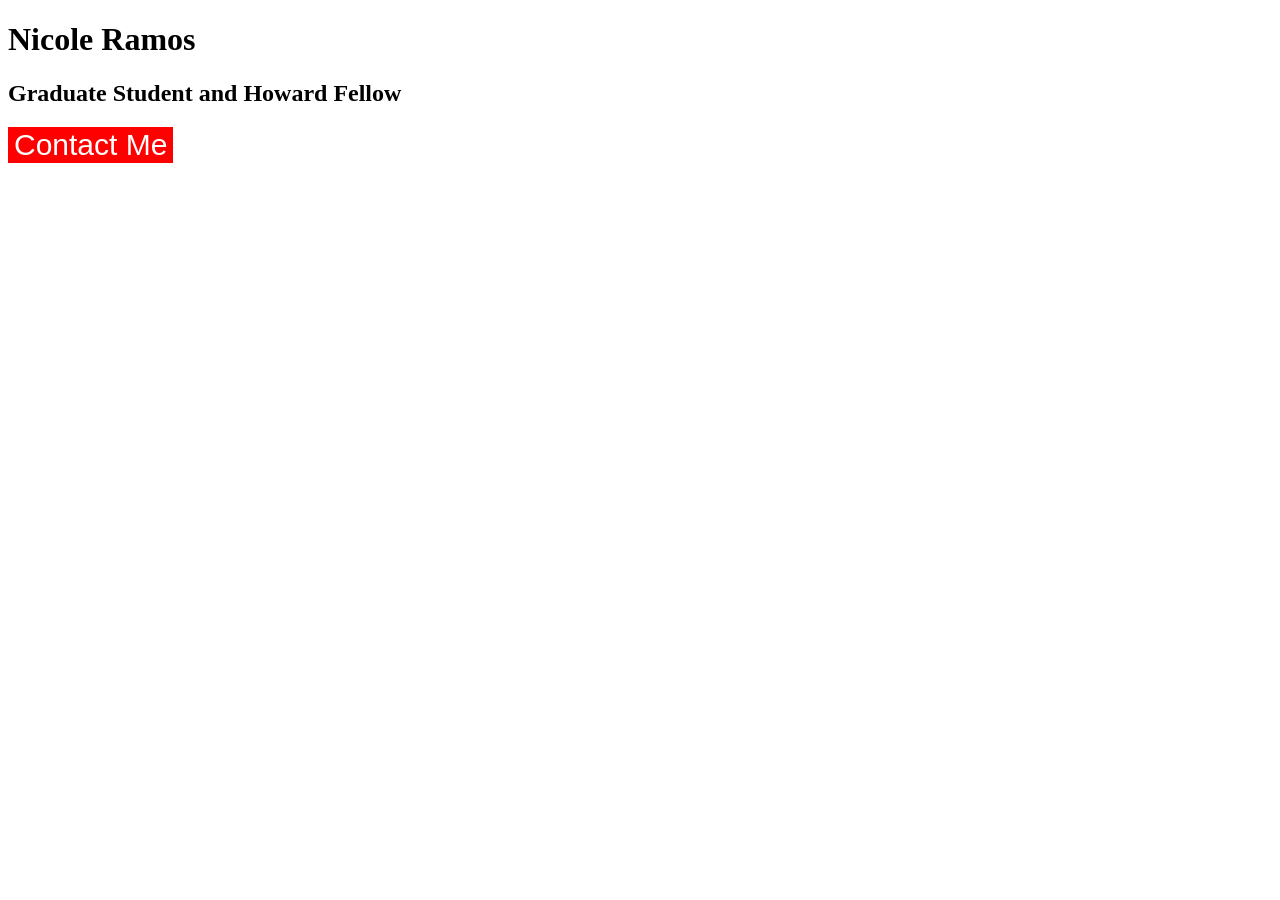
<file: button-assignment/index.html>
<!doctype html>
<html lang="en">
    <head>
        <title>Nicole Ramos Button</title>
        <link href="style.css" rel="stylesheet" />
    </head>

    <body>
        <h1>Nicole Ramos</h1>
        <h2>Graduate Student and Howard Fellow</h2>
        <button class="red-button">Contact Me</button>
    </body>
</html>
</file>
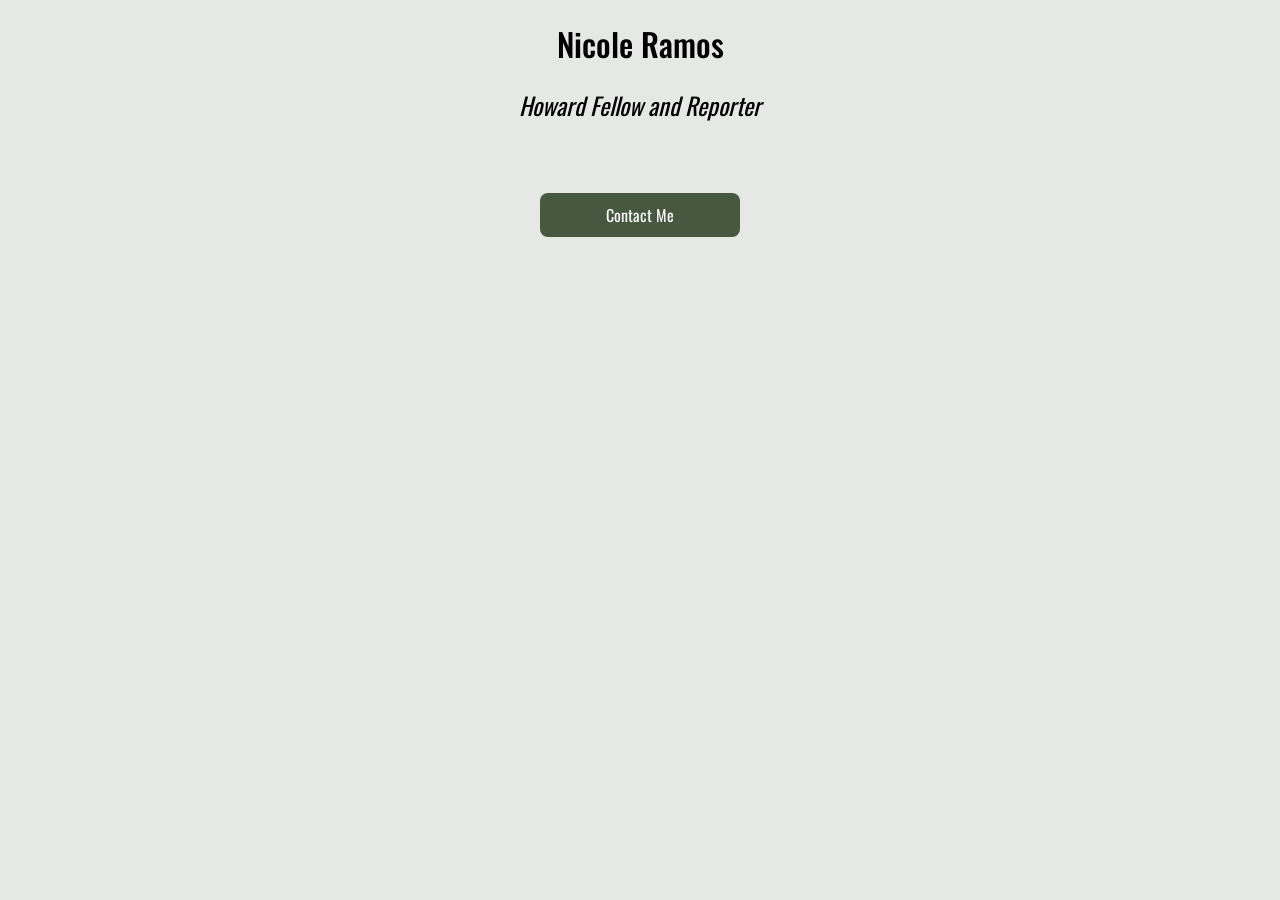
<file: contact-button-assignment/index.html>
<!doctype html>

<html lang="en">
    <head>
        <style>
            @import url("https://fonts.googleapis.com/css2?family=Oswald:wght@200..700&display=swap");
        </style>
        <link href="style.css" rel="stylesheet" />
        <title>Nicole Ramos Button</title>
    </head>

    <body>
        <h1>Nicole Ramos</h1>
        <h2>Howard Fellow and Reporter</h2>
        <button class="contact-button">Contact Me</button>
    </body>
</html>
</file>
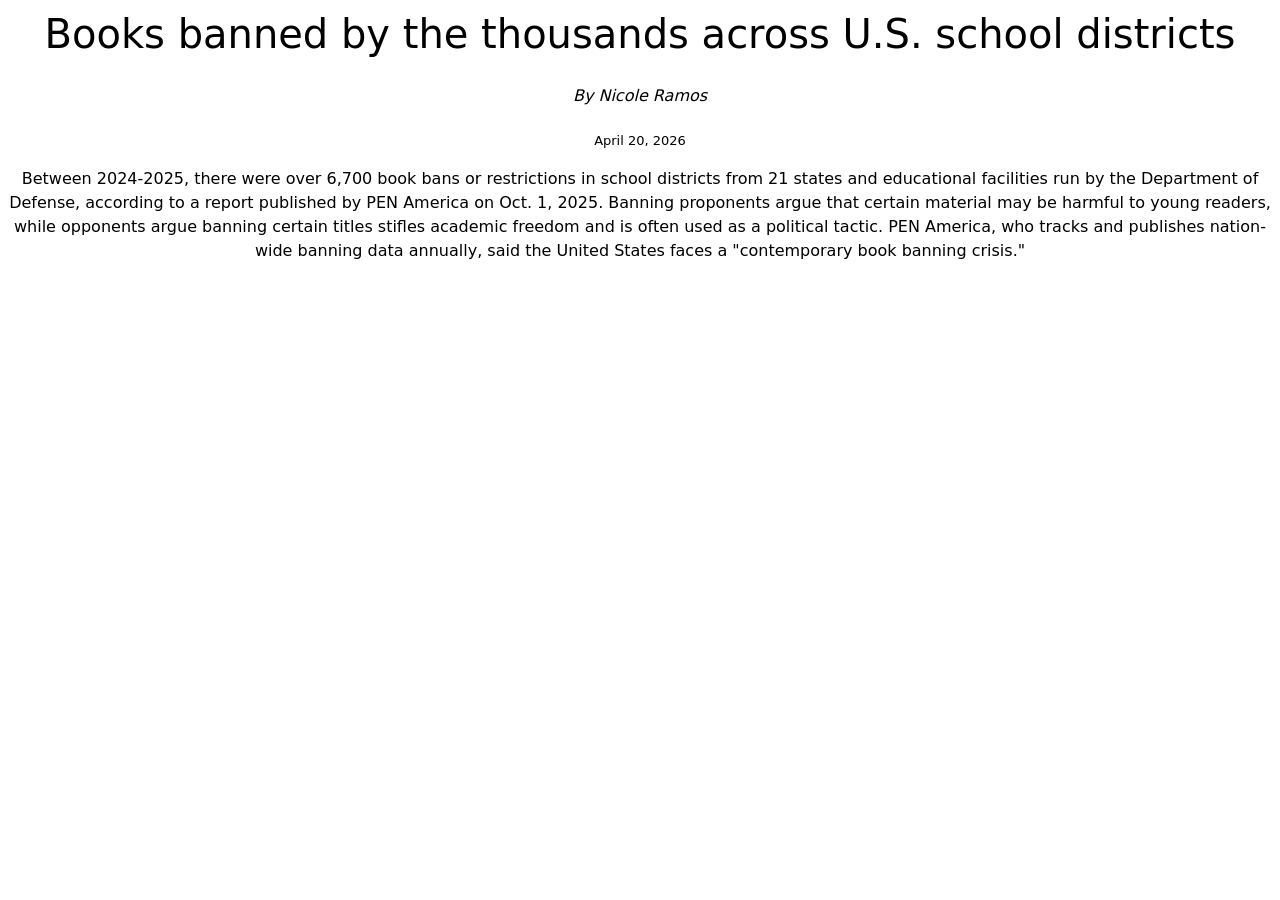
<file: data-viz-project/index.html>
<!doctype html>
<html lang="en">
    <head>
        <title>Nicole Ramos' Data Story</title>

        <meta charset="utf-8" />

        <meta name="viewport" content="width=device-width, initial-scale=1, shrink-to-fit=no" />

        <!-- Bootstrap CSS -->

        <link
            href="https://cdn.jsdelivr.net/npm/bootstrap@5.3.8/dist/css/bootstrap.min.css"
            rel="stylesheet"
            integrity="sha384-sRIl4kxILFvY47J16cr9ZwB07vP4J8+LH7qKQnuqkuIAvNWLzeN8tE5YBujZqJLB"
            crossorigin="anonymous" />

        <link href="style.css" rel="stylesheet" />
    </head>

    <body>
        <div id="article">
            <h1>Books banned by the thousands across U.S. school districts</h1>

            <h3 id="byline">By Nicole Ramos</h3>

            <h4 id="date">April 20, 2026</h4>

            <p>
                Between 2024-2025, there were over 6,700 book bans or restrictions in school districts from 21 states
                and educational facilities run by the Department of Defense, according to a report published by PEN
                America on Oct. 1, 2025. Banning proponents argue that certain material may be harmful to young readers,
                while opponents argue banning certain titles stifles academic freedom and is often used as a political
                tactic. PEN America, who tracks and publishes nation-wide banning data annually, said the United States
                faces a "contemporary book banning crisis."
            </p>

            <!--Map-->
            <div id="map" class="flourish-embed flourish-chart" data-src="visualisation/28543578">
                <script src="https://public.flourish.studio/resources/embed.js"></script>
                <noscript
                    ><img
                        src="https://public.flourish.studio/visualisation/28543578/thumbnail"
                        width="100%"
                        alt="visualization"
                /></noscript>
            </div>
            <!--chart-->
            <div id="chart" class="flourish-embed flourish-chart" data-src="visualisation/28543119">
                <script src="https://public.flourish.studio/resources/embed.js"></script>
                <noscript
                    ><img
                        src="https://public.flourish.studio/visualisation/28543119/thumbnail"
                        width="100%"
                        alt="visualization"
                /></noscript>
            </div>
        </div>
    </body>
</html>
</file>
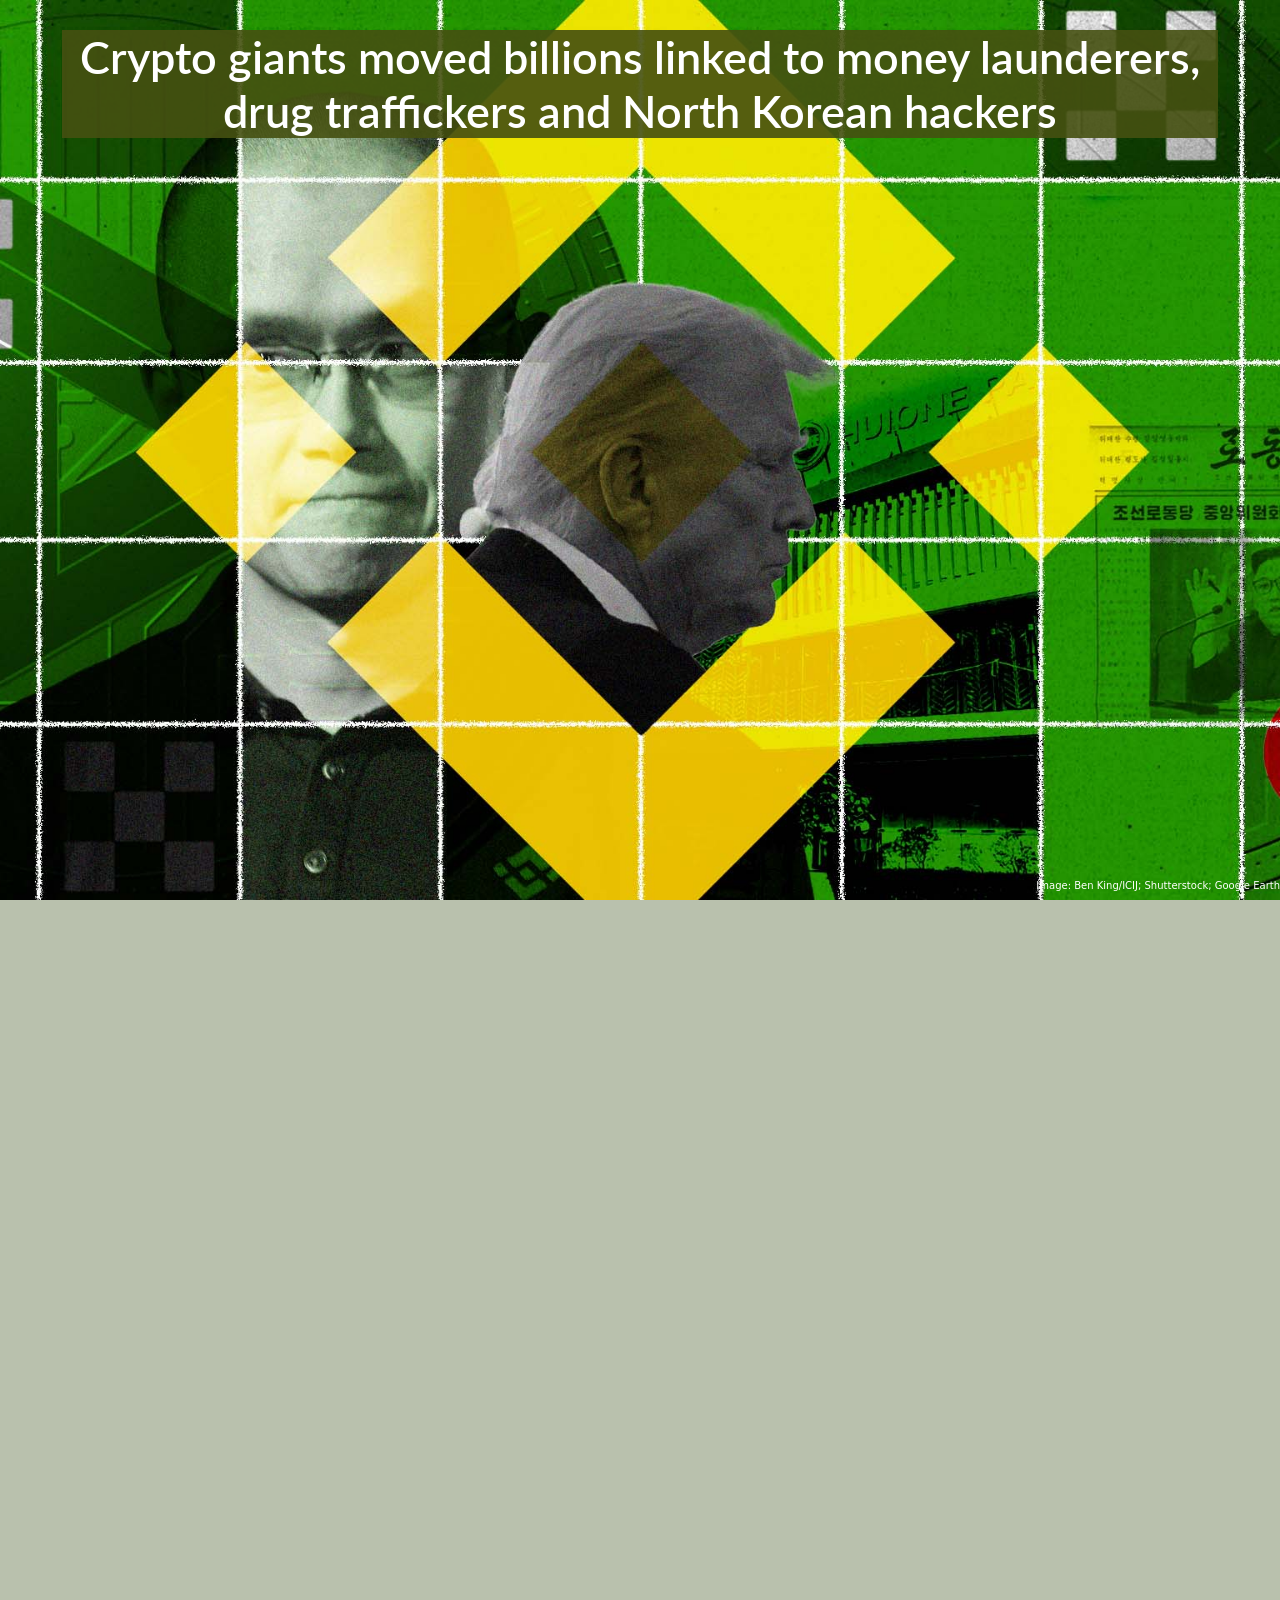
<file: final-project/index.html>
<!doctype html>
<html lang="en">
    <head>
        <title>Nicole Ramos Final Project</title>

        <meta charset="utf-8" />
        <meta name="viewport" content="width=device-width, initial-scale=1, shrink-to-fit=no" />

        <!--Bootstrap-->
        <link
            href="https://cdn.jsdelivr.net/npm/bootstrap@5.3.8/dist/css/bootstrap.min.css"
            rel="stylesheet"
            integrity="sha384-sRIl4kxILFvY47J16cr9ZwB07vP4J8+LH7qKQnuqkuIAvNWLzeN8tE5YBujZqJLB"
            crossorigin="anonymous" />

        <!--Google font-->
        <link rel="preconnect" href="https://fonts.googleapis.com" />
        <link rel="preconnect" href="https://fonts.gstatic.com" crossorigin />
        <link
            href="https://fonts.googleapis.com/css2?family=Arvo:ital,wght@0,400;0,700;1,400;1,700&family=Lato:ital,wght@0,100;0,300;0,400;0,700;0,900;1,100;1,300;1,400;1,700;1,900&display=swap"
            rel="stylesheet" />

        <!--CSS link-->
        <link href="style.css" rel="stylesheet" />
    </head>

    <!--topper-->
    <body>
        <div class="container-fluid" id="topper">
            <div class="row">
                <div class="col">
                    <h1>
                        Crypto giants moved billions linked to money launderers, drug traffickers and North Korean
                        hackers
                    </h1>
                    <h5 id="photoattribution">Image: Ben King/ICIJ; Shutterstock; Google Earth</h5>
                </div>
            </div>
        </div>

        <!--begintext-->
        <div class="container-fluid" id="text">
            <div class="row">
                <div class="col fullwidth">
                    <h2>
                        The International Consortium of Investigative Journalists traced tens of thousands of
                        transactions and found major crypto trading platforms awash with dirty money.
                        <span id="authors"
                            >By Spencer Woodman, Agustin Armendariz, Miguel Fiandor Gutiérrez and Sam Ellefson</span
                        ><span id="date">November 17, 2025</span>
                    </h2>
                    <p>
                        <span id="W">W</span>hen President Donald Trump pardoned Changpeng “CZ” Zhao in October, the
                        White House press secretary painted the founder of the world’s largest cryptocurrency exchange
                        as the victim of a political witch hunt. “The Biden administration’s war on crypto is over,”
                        declared Karoline Leavitt.
                    </p>
                    <p>
                        Zhao and his company, Binance, had both pleaded guilty in November 2023 to operating without
                        basic safeguards to prevent money laundering. Authorities alleged that they authorized
                        transactions bound for “terrorists, cybercriminals and child abusers.”
                    </p>
                    <p>Zhao agreed to step down as CEO, and the company pledged to change its ways.</p>
                    <p>It did not.</p>
                    <p>
                        Between the guilty pleas and Zhao’s pardon, Binance continued to profit from hundreds of
                        millions of dollars in cryptocurrency transactions linked to some of the world’s most notorious
                        organized crime groups, according to an analysis by the International Consortium of
                        Investigative Journalists.
                    </p>
                    <p>
                        While the company was under the supervision of court-appointed monitors, at least $408 million
                        worth of digital currency flowed to Binance accounts from Huione Group, a Cambodia-based
                        financial firm used by Chinese crime gangs to launder proceeds from human trafficking and
                        industrial-scale scam operations, ICIJ’s analysis showed.
                    </p>
                    <img
                        src="Scam-center-GettyImages-2224918114-1536x864.jpg"
                        alt="police inspect computers"
                        class="articleimages" />
                    <p class="captions">
                        Military police in Cambodia examine computer monitors, phones and other devices seized from a
                        scam center in Cambodia. Some workers in these centers are victims of human trafficking, forced
                        to work on crypto scams.<span class="artphotoattributions"
                            >Image: STR/POOL/AFP via Getty Images</span
                        >
                    </p>
                    <p>
                        Binance was not alone. In February, OKX, another of the world’s largest cryptocurrency
                        exchanges, pleaded guilty in the U.S. to operating an illegal money transmitter and agreed to
                        retain a court-mandated compliance consultant. Despite that oversight, customer accounts at OKX
                        continued to receive hundreds of millions of dollars from Huione, including more than $161
                        million after the U.S. Treasury Department labeled Huione a “primary money laundering” concern
                        in May, ICIJ found.
                    </p>
                    <p>
                        “Normally that halts everything,” said Ross Delston, a lawyer and anti-money laundering
                        specialist. “If the federal government just told you that this entity is a high risk for money
                        laundering or terrorist financing, you’d be crazy to continue any financial dealings with them.”
                    </p>
                    <p>
                        In response to questions about the Huione Group transactions, Binance said it works closely with
                        global law enforcement and is an industry leader in identifying and reacting to suspicious
                        deposits. “Users who transact with this service are subject to investigation by our compliance
                        department, and appropriate action will be taken if any potential illicit activities are
                        identified,” the firm said in a statement. The company said that crypto technology does not
                        allow it to block deposits into its system. Binance did not provide details in response to
                        ICIJ’s questions about whether the firm froze funds or closed accounts related to the Huione
                        fund flows.
                    </p>
                    <p>
                        OKX told ICIJ that it invests heavily in compliance and that it “took proactive steps to
                        restrict relevant accounts” even before the group was labeled a money laundering concern. OKX
                        said that it has been working with the U.S. government on the matter, sometimes initiating
                        engagement.
                    </p>
                    <p>
                        The routine use of brand-name exchanges by money launderers is just one of the findings from
                        <a href="https://www.icij.org/investigations/coin-laundry/">The Coin Laundry</a>, an ICIJ-led
                        cross-border investigation with 37 media partners in 35 countries that reveals how the companies
                        provide the tools that criminals exploit to launder the proceeds of scams, theft, and other
                        crimes — while those who’ve lost their savings or livelihoods are left with little hope of
                        justice. The findings raise questions about whether exchanges are doing enough to stop illicit
                        flows, either by freezing funds, closing accounts or carefully monitoring suspicious
                        transactions.
                    </p>
                    <p>
                        Over the past 10 months, ICIJ and its partners collected hundreds of crypto wallet addresses —
                        analogous to bank account numbers — associated with North Korean cyber thieves, Russian money
                        launderers and large-scale scam operations. Using the wallet addresses, reporters traced tens of
                        thousands of cryptocurrency transactions recorded on digital ledgers known as blockchains and
                        found that illicit actors had either set up accounts at some of the biggest exchanges or sent
                        tainted funds to accounts there.
                    </p>
                    <p>
                        Exchanges are important in the crypto financial system because, like traditional banks, they
                        allow customers to set up accounts, store funds and make payments but unlike bank deposits,
                        crypto funds are not federally insured. The companies also play a key role in facilitating
                        illicit activity because they offer a fast way to convert ill-gotten cryptocurrencies into
                        standard currency. For this reason, regulators and law enforcement have tried to push the
                        exchanges to implement anti-money laundering safeguards.
                    </p>
                    <p>
                        Such actions could eat into exchanges’ revenues, which are largely derived from transaction
                        fees.
                    </p>
                    <p>
                        “If they kick criminal actors off the platform, then that’s a big revenue source that they lose,
                        so they have an incentive to allow this activity to continue,” said John Griffin, a blockchain
                        data expert at the University of Texas at Austin. He has analyzed how funds from sophisticated
                        impersonation scams flow through Binance, OKX and HTX, an exchange affiliated with Justin Sun,
                        who has invested heavily in a Trump family cryptocurrency venture.
                    </p>
                    <div id="barchart" class="flourish-embed flourish-pictogram" data-src="visualisation/28842192">
                        <script src="https://public.flourish.studio/resources/embed.js"></script>
                        <noscript
                            ><img
                                src="https://public.flourish.studio/visualisation/28842192/thumbnail"
                                width="100%"
                                alt="pictogram visualization"
                        /></noscript>
                    </div>
                    <p>
                        “Crypto offers criminals a financial system that’s very efficient compared to the old days when
                        a cartel would have to stuff cash into the back of a Cadillac,” Griffin said.
                    </p>
                    <p>
                        ICIJ also found that a Binance-hosted address Treasury has attributed to a money launderer for
                        Mexico’s violent Sinaloa drug cartel received nearly all its funding — more than $700,000 — from
                        accounts at Coinbase, a U.S.-based cryptocurrency exchange. Funds from a notorious ring of
                        Chinese traffickers of fentanyl and other drugs flowed to various accounts at OKX, and a Russian
                        money launderer specializing in moving cryptocurrency for North Korea’s weapons program
                        maintained an account at HTX, ICIJ learned. This account was active as of August. By then, Sun
                        owned $75 million worth of the Trump family’s cryptocurrency, making him one of the largest
                        investors in their crypto venture, World Liberty Financial.
                    </p>
                    <p>
                        Binance did not respond to specific questions about its hosting of a Sinaloa-linked cartel
                        account. Coinbase said that it was aware of the transactions relating to the cartel, and,
                        “through communications with the U.S. government, it resulted in the wallet address being
                        sanctioned.” In response to questions about the drug trafficking wallets, OKX said “that it
                        proactively worked with law enforcement on this matter, and was privately thanked for our
                        efforts.” HTX did not respond to ICIJ’s questions.
                    </p>
                    <p>
                        The Coin Laundry also looked beyond the major exchanges to other types of crypto services with
                        even fewer safeguards against surging financial crime. This included examining the murky world
                        of so-called “cash desks” and courier services that specialize in changing cryptocurrency into
                        hard cash and vice versa.
                    </p>
                    <p>
                        To see how digital currency is used to supersize scams, ICIJ and its partners examined Forsage,
                        one of the largest alleged crypto scams in recent years. U.S. authorities accused Forsage’s
                        leaders of stealing hundreds of millions of dollars over 2½ years using smart contracts —
                        self-executing agreements written in computer code onto blockchains — that are extremely
                        difficult to shut off.
                    </p>
                    <p>
                        Taken together, The Coin Laundry’s findings show how crypto companies profit from illicit
                        activity with little fear of consequences while leaving those harmed by the criminals who use
                        them without recourse. In the U.S. alone, the FBI estimates Americans lost $9.3 billion to
                        crypto crimes in 2024, a 67% increase from the previous year. That’s roughly half the amount
                        criminal financier Bernie Madoff collected from investors in his Ponzi scheme over four decades.
                    </p>
                    <iframe
                        id="video"
                        width="696"
                        height="391"
                        src="https://www.youtube.com/embed/dUyT7lK42wg"
                        title="Cryptocurrency exchanges, explained - The Coin Laundry"
                        allow="accelerometer; autoplay; clipboard-write; encrypted-media; gyroscope; picture-in-picture; web-share"
                        referrerpolicy="strict-origin-when-cross-origin"
                        allowfullscreen></iframe>
                    <p>
                        The industry claims cryptocurrency is easier to monitor than standard currency because
                        transactions are recorded on a blockchain. But police often struggle to act on illicit
                        cryptocurrency movements because the assets frequently pass through numerous anonymous wallets.
                        Automated swapping services that let users switch cryptocurrencies without any due diligence can
                        also help obscure the origins of coins or tokens before they reach the exchanges.
                    </p>
                    <p>
                        ICIJ also found that some of the biggest blockchain analytics firms, which position themselves
                        as industry watchdogs, are hesitant to publicly name mainstream cryptocurrency exchanges in
                        relation to dirty money.
                    </p>
                    <p>
                        To ensure the accuracy of findings across the investigation, ICIJ relied on more than two dozen
                        individual blockchain analysts, including industry experts and academics, as well as an array of
                        analytics firms, such as Crystal Intelligence and ChainArgos. To trace Huione’s activity, ICIJ
                        developed its own methods for analyzing transactions done in the stablecoin tether. A stablecoin
                        is a cryptocurrency whose value is pegged 1-to-1 to another asset, like the U.S. dollar.
                    </p>
                    <p>
                        The resources required to accurately trace crypto transactions make the task more difficult for
                        both the exchanges and law enforcement. More than a dozen former compliance workers at major
                        trading platforms, including OKX and Binance, told ICIJ and partner The Toronto Star they could
                        hardly keep pace with savvy criminals.
                    </p>
                    <p>
                        “The main way to catch criminals would be waiting for them to mess up something,” Alessio Della
                        Santa, a blockchain expert and former employee at two of the largest exchanges, told ICIJ.
                    </p>
                    <p>
                        In theory, regulators around the world are supposed to be looking over exchanges’ shoulders to
                        make sure the company is complying with the law. But in practice, a patchwork of laws and
                        fragmented enforcement efforts can mean less government oversight for an industry where the
                        largest players facilitated tens of trillions in crypto trading last year.
                    </p>
                    <div class="pullquote">
                        <h3 class="quote">
                            "Crypto offers criminals a financial system that’s very efficient compared to the old days
                            when a cartel would have to stuff cash into the back of a Cadillac"<span
                                class="quoteattribution">
                                - blockchain data expert John Griffin</span
                            >
                        </h3>
                    </div>
                    <p>
                        New consumer protection and transparency requirements took effect in Europe at the end of 2024.
                        But in the U.S., Trump has overseen a rollback of enforcement actions against the crypto
                        industry. Regulators have dropped civil lawsuits against Coinbase, Kraken and Binance, although
                        the Justice Department continued criminal cases against OKX and Tornado Cash, a service used to
                        obscure the origin of funds by mixing cryptocurrencies from different sources.
                    </p>
                    <p>
                        Even before that, the U.S. held crypto firms to lower standards for preventing money laundering
                        than it does banks. U.S. regulators classify exchanges in the same category as money
                        transmitters like Western Union. As a result, while multiple agencies supervise anti-money
                        laundering practices at banks, crypto exchanges are overseen by the IRS’ small-business and
                        self-employed division. The understaffed office has struggled in recent years to adequately
                        oversee cryptocurrency operations, according to the agency’s inspector general.
                    </p>
                    <p>
                        Many of those on the front lines of combating crypto-related crimes also lack the tools,
                        resources and training to trace stolen cryptocurrency, and they are often unable to recover lost
                        funds.
                    </p>
                    <p>
                        “Law enforcement can’t cope with the overwhelming amount of illicit activity in the space,” said
                        Julia Hardy, co-founder of the blockchain investigations firm zeroShadow, who works closely with
                        scam victims and police around the world. “It can’t go on like this.”
                    </p>
                    <h4>‘A cop on the beat’</h4>
                    <p>
                        Since its inception during the 2008 financial crisis, cryptocurrency has evolved from a niche
                        technology designed to free people from traditional financial institutions into an industry
                        valued at $3 trillion to $4 trillion, with splashy Super Bowl ads and company names plastered on
                        stadiums.
                    </p>
                    <p>
                        Crypto exchanges cleared the way for mass adoption by allowing users to hold and transfer
                        digital assets without banks. But once exchanges began taking customer deposits, in most
                        jurisdictions, they became subject to government regulations that apply to financial firms. This
                        included safeguards — such as collecting customer information and monitoring transactions for
                        suspicious activity — that make it harder for criminals to move money.
                    </p>
                    <p>
                        Countries have taken different approaches to regulating crypto firms. Some, such as China and
                        Algeria, have banned trading cryptocurrencies. Others, such as Singapore and members of the
                        European Union, require companies to be licensed and comply with anti-money laundering laws.
                    </p>
                    <p>
                        The Biden administration argued that most digital tokens should be treated as securities,
                        effectively placing many exchanges under the jurisdiction of the Securities and Exchange
                        Commission. “There were a lot of entrepreneurs that grew up in this field and chose to be
                        noncompliant” with the law, then-SEC chair Gary Gensler told The New York Times in October 2022.
                        “We will be a cop on the beat.”
                    </p>
                    <p>
                        That same year, after the spectacular collapse of the Bahamas-based exchange FTX, the SEC
                        unleashed a flurry of enforcement actions against the crypto industry. It sued various exchanges
                        for not being properly registered. Prosecutors also charged several, including Binance, with
                        crimes related to money laundering.
                    </p>
                    <p>
                        After founding Binance in 2017, Zhao built it into the world’s largest exchange by charging some
                        of the lowest transaction fees, investing in high-speed, high-volume trading technology and
                        being willing to list new cryptocurrencies. It made Zhao one of the richest people in the world.
                    </p>
                    <img
                        src="Changpeng-CZ-Zhao-Binance-GettyImages-2150337311-1536x864.jpg"
                        alt="Founder and former CEO of Binance Changpeng “CZ” Zhao walking"
                        class="articleimages" />
                    <p class="captions">
                        Founder and former CEO of Binance Changpeng “CZ” Zhao outside federal court in Seattle,
                        Washington, in 2024. Zhao pleaded guilty to violating laws against money laundering.
                        <span class="artphotoattributions">Image: Jason Redmond / AFP via Getty Images</span>
                    </p>
                    <p>
                        Binance also sponsored sports teams and associations, especially in soccer and Formula 1 auto
                        racing. It helped the soccer star Cristiano Ronaldo release his own branded digital token ahead
                        of the 2022 World Cup.
                    </p>
                    <p>
                        By the end of 2023, Binance was handling half the trading volume across the largest exchanges —
                        about $18.4 trillion out of a total of $35.2 trillion, according to research by CoinGecko. But,
                        U.S. authorities said, Zhao and the company prioritized growth and personal wealth over
                        following the law.
                    </p>
                    <p>
                        Federal investigators revealed that Binance accounts handled transactions worth more than $250
                        million for Hydra Market, a Russian darknet platform known to launder proceeds from illegal
                        drugs, child sexual abuse materials, stolen credit cards and other crimes.
                    </p>
                    <p>
                        As part of his November 2023 plea deal, Zhao paid a $50 million fine and was later sentenced to
                        four months in prison. Among other things, Binance was required to keep standard
                        know-your-customer records, which invariably include name, address and date of birth, to know
                        the source of funds and to report suspicious activity to authorities.
                    </p>
                    <p>
                        The following year, however, the crypto industry pushed back against both government enforcement
                        and the prospect of new regulation by throwing their support behind then-presidential candidate
                        Trump. Tyler and Cameron Winklevoss, co-founders of the Gemini exchange, publicly endorsed Trump
                        and each gave $1 million in bitcoin to support his campaign. Kraken, Crypto.com and Coinbase
                        also contributed $1 million each to Trump’s inaugural committee. Trump, who in 2021 had called
                        bitcoin a “scam,” became the industry’s most fervent political booster, promising to make the
                        United States the “crypto capital of the world.” In September 2024, he and his sons launched
                        their own crypto venture, World Liberty Financial.
                    </p>
                    <p>
                        Trump’s second administration dropped enforcement actions against more than a dozen
                        cryptocurrency firms and, in addition to Zhao, the president pardoned three founders of BitMEX
                        who pleaded guilty to violating anti-money laundering laws. He also disbanded a Justice
                        Department unit that investigated crypto-related crimes. In doing so, the department said it
                        would still “pursue the illicit financing of these enterprises by the individuals and
                        enterprises themselves, including when it involves digital assets, but will not pursue actions
                        against the platforms that these enterprises utilize to conduct their illegal activities.”
                    </p>
                    <p>The exchanges were off the hook.</p>
                    <h4>Illicit flows</h4>
                    <p>
                        The Treasury Department’s labeling of Huione as a money laundering entity in May was in keeping
                        with the administration’s policy toward criminal financing. This finding was coupled with the
                        agency’s proposal to formally sever Huione from the U.S. financial system.
                    </p>
                    <p>
                        The reasons for Huione’s pariah status in the global financial system lie in abandoned hotels
                        and hastily constructed barracks found across Southeast Asia, where Huione’s customers, Chinese
                        organized crime groups, have set up grim call centers. Inside, hundreds of workers — many of
                        them human trafficking victims — spend long hours finding and contacting victims on Facebook and
                        other social media platforms. Posing as love interests or tech support, the scammers steer their
                        targets to sleek websites masquerading as legitimate cryptocurrency platforms, promising
                        lucrative investment opportunities. Once the targets pay up, the sites display what look like
                        ballooning account balances. In reality, thieves are already laundering the target’s funds,
                        often using major crypto exchanges to do so.
                    </p>
                    <p>
                        ICIJ examined tens of thousands of transactions worth hundreds of millions of dollars that
                        Huione sent to customer deposit addresses at Binance and OKX. Over one year, Huione funneled an
                        average of $1 million worth of tether per day to customer accounts at Binance, an ICIJ analysis
                        found. Even after the group was labeled as a money laundering concern, that pace continued
                        largely unabated.
                    </p>
                    <p>
                        ICIJ’s analysis showed that from July 2024 to July 2025, after its plea deal, Binance accounts
                        received at least $408 million in tether from Huione. Separately, ICIJ found that OKX customer
                        accounts received at least $226 million in tether from Huione after it pleaded guilty in
                        February to operating an illegal money transmitter. As a part of their pleas, Binance had agreed
                        to two compliance monitors to oversee its adherence to U.S. anti-money laundering laws and OKX
                        had agreed to retain a compliance consultant.
                    </p>
                    <p>
                        ICIJ used public blockchain data to analyze transactions sent from cryptocurrency addresses
                        published in a 2024 Chinese-language Huione quarterly financial report. Using data from Arkham
                        Intelligence and Tronscan, blockchain data sources, ICIJ examined the flow of tether funds sent
                        from three of these addresses to more than 35,000 deposit addresses used by Binance or OKX to
                        collect funds from their clients. ICIJ then analyzed how funds moved from these deposit
                        addresses to the large wallets that crypto exchanges use to consolidate and manage customer
                        funds. ICIJ used a variety of sources to verify the exchanges’ ownership of these wallet
                        addresses.
                    </p>
                    <div id="timeline" class="flourish-embed flourish-timeline" data-src="visualisation/28820876">
                        <script src="https://public.flourish.studio/resources/embed.js"></script>
                        <noscript
                            ><img
                                src="https://public.flourish.studio/visualisation/28820876/thumbnail"
                                width="100%"
                                alt="timeline visualization"
                        /></noscript>
                    </div>
                    <p>
                        “Binance maintains the highest standards of security,” a spokesperson for the exchange told
                        ICIJ, adding that the firm “continuously monitors for high-risk activity, transactions, and
                        accounts to both mitigate risk and identify suspected bad actors across the crypto ecosystem,
                        working closely with global law enforcement and leading vendors” in the digital asset space.
                    </p>
                    <p>
                        OKX said that it had subjected one of the three Huione cryptocurrency addresses highlighted in
                        ICIJ’s analysis to enhanced transaction monitoring before the U.S. alert about the group in May.
                        OKX said that after the Treasury Department finalized its blacklist on Huione on Oct. 14, it
                        “paused all interactions between OKX wallets and Huione, until we can establish definitively
                        that the account in question is being used exclusively for legitimate transactions.” OKX took
                        this action after ICIJ sent detailed questions about its exposure to Huione.
                    </p>
                    <p>
                        “OKX has been actively cooperating with law enforcement and FinCEN on this matter, in some cases
                        proactively initiating engagement,” an OKX spokesperson said, adding that these actions aligned
                        with the firm’s strict anti-money laundering “policies and procedures, which are designed to
                        detect, prevent, and respond to potential illicit activity on our platform.”
                    </p>
                    <p>
                        The U.S. Treasury Department and Justice Department did not respond to requests to comment on
                        the Huione transactions. Binance’s two monitors and OKX’s compliance consultant did not respond
                        to requests to comment on this story.
                    </p>
                    <img
                        src="Trump-Bitcoin-Crypto-GettyImages-2163296066-1536x864.jpg"
                        alt="Trump speaking at an event"
                        class="articleimages" />
                    <p class="captions">
                        U.S. President Donald Trump pledged to make the U.S. the “crypto capital of the planet” at the
                        Bitcoin 2024 conference in Nashville, Tennessee in July 2024. His re-election bid was backed by
                        donations from prominent figures in the crypto industry.<span class="artphotoattributions"
                            >Image: Brett Carlsen/Bloomberg via Getty Images</span
                        >
                    </p>
                    <p>
                        A Huione affiliate, Xinbi Guarantee, received $95 million in tether payments from OKX accounts
                        between July 2022 and June 2025, according to an analysis by blockchain analytics firm Crystal
                        Intelligence.
                    </p>
                    <p>
                        OKX declined to comment specifically on its transactions with Xinbi Guarantee but said in a
                        statement that it “may take action such as freezing and/or closing accounts that are suspected
                        to be tied to illicit actors, as well as working with law enforcement agencies as appropriate.”
                    </p>
                    <p>
                        The exchanges also played key roles in moving stolen cryptocurrency from other bad actors. In
                        late February, North Korean hackers pulled off the biggest crypto heist yet, stealing around
                        $1.5 billion in cryptocurrency from the Dubai-based exchange Bybit. The Treasury Department has
                        said the group’s past thefts have helped finance the country’s nuclear weapons program. The
                        Bybit hack “in one fell swoop … wipes out a year’s worth of effort to put pressure on the North
                        Korean economy,” Steve Biegun, a former U.S. deputy secretary of state in Trump’s first
                        administration, recently told a BBC podcast.
                    </p>
                    <p>
                        The North Korean launderers quickly began to route big portions of the stolen funds to a crypto
                        service called THORChain that lets people swap one digital currency for another. They were
                        converting stolen ether, a popular cryptocurrency, into bitcoin. But for this large-scale
                        currency conversion to work, someone would have to buy the stolen ether, and a lot of it.
                    </p>
                    <p>That’s where Binance came in.</p>
                    <p>
                        ICIJ asked the transaction tracing firm ChainArgos to examine five Binance deposit addresses
                        that mostly received assets from THORChain. ChainArgos found a dramatic spike in deposits to
                        these addresses from THORChain of more than $900 million — all in ether — during the 10 days the
                        stolen ether was coursing through THORChain.
                    </p>
                    <p>
                        And in some cases, ChainArgos traced ether flows from the suspected North Korean laundering
                        group to the Binance accounts via THORChain.
                    </p>
                    <p>
                        There is no evidence that the Binance accounts in question were controlled by the North Korean
                        money launderers. Experts told ICIJ the hundreds of millions in ether likely changed owners
                        during the THORChain transactions before these funds reached Binance accounts. Still, according
                        to blockchain analysts, Binance should have taken action because it was receiving substantial
                        sums from a service that was playing a key role in large-scale money laundering.
                    </p>
                    <p>
                        “Binance should have caught these,” Jonathan Reiter, CEO of ChainArgos, told ICIJ. “Even a bad —
                        maybe even defective — screening tool would spot that.”
                    </p>
                    <p>
                        Binance did not respond directly to questions about the spike in inflows it received from
                        THORChain. “Security and compliance stand as utmost pillars at the core of Binance’s
                        operations,” Binance spokesperson Heloiza Canassa said. “The exchange dedicates over 1,280
                        employees and invests millions of dollars every year to provide a safe and trustworthy platform
                        for users and the Web3 ecosystem as a whole.”
                    </p>
                    <p>
                        Canassa added that the firm has a multilayered compliance program “built on robust and fast
                        paced” transaction monitoring, and know-your-customer and anti-money laundering processes.
                    </p>
                    <p>
                        In response to questions about the transactions, THORChain told ICIJ that the five Binance
                        deposit addresses appeared to be held by traders and were “not controlled by or associated with
                        THORChain.” THORChain said that those traders would have had no visibility into the origin of
                        the coins they received.
                    </p>
                    <p>
                        Binance has reportedly clashed with the court-appointed monitors put in place as part of its
                        2023 plea agreement. Bloomberg reported in September that Binance was nearing a deal with the
                        Justice Department to drop the requirement for independent oversight.
                    </p>
                    <p>
                        In April, The Wall Street Journal reported that Binance staff were “discussing changes to its
                        anti-money-laundering controls that were viewed by some employees as an effort to loosen its
                        checks on riskier customers.” Binance decried the “inefficient and costly burdens” imposed by
                        the monitors.
                    </p>
                    <p>
                        Several blockchain experts told ICIJ that many exchanges don’t closely scrutinize deposits
                        coming from swappers like THORChain, even though the origin of such funds can often be murky
                        unless an analyst manually traces backwards through the swapper to their source. “After the
                        money comes out of the swaps, most exchanges treat it as clean money,” said John Griffin, the
                        University of Texas professor. “[This] gives them plausible deniability.”
                    </p>
                    <div id="story" class="flourish-embed flourish-chart" data-src="story/3667754">
                        <script src="https://public.flourish.studio/resources/embed.js"></script>
                        <noscript
                            ><img
                                src="https://public.flourish.studio/story/3667754/thumbnail"
                                width="100%"
                                alt="visualization"
                        /></noscript>
                    </div>
                    <p>
                        Russian money launderers have also relied on major cryptocurrency exchanges to conduct their
                        business, ICIJ found.
                    </p>
                    <p>
                        U.K. authorities in December announced Operation Destabilise, the takedown of two money
                        laundering networks that specialized in exchanging cryptocurrency for hard cash and vice versa.
                        The U.K.’s National Crime Agency said this was its largest anti-money laundering operation in a
                        decade. The Smart and TGR groups — which the agency identified as Russian-speaking crime
                        networks that work together — had moved money for a variety of organized crime groups, including
                        the Kinahan cartel, Irish cocaine traffickers that Interpol has linked to at least 20 killings.
                        Authorities also said the two networks were funding ransomware groups and “Russian espionage
                        operations.”
                    </p>
                    <p>
                        ICIJ’s analysis found that U.S.-based crypto giant Kraken provided an account through which key
                        TGR figure Elena Chirkinyan helped arrange bulk exchanges of cryptocurrency and standard
                        currency.
                    </p>
                    <p>
                        In response to questions from ICIJ about this account, a Kraken spokesperson said it cooperates
                        “with law enforcement authorities globally, including on matters such as” the Treasury
                        Department’s sanctioning of the wallet address in question. “Kraken continuously monitors
                        individuals, groups, and entities subject to sanctions to ensure full compliance with applicable
                        laws,” the spokesperson said.
                    </p>
                    <p>
                        Between 2019 and 2021, a wallet controlled by Khadzhi Magomedov of the Smart group sent or
                        received at least $40 million in cryptocurrency directly to and from accounts at Binance,
                        according to an analysis by ChainArgos. WhiteBIT, a Lithuanian exchange, sent at least $8
                        million more directly into Magomedov’s wallet, which sent an additional $5 million to accounts
                        at HTX, then called Huobi, according to data that ChainArgos compiled for ICIJ.
                    </p>
                    <p>
                        HTX did not respond to requests for comment. Binance said in a statement it cannot block
                        incoming crypto transactions and that this is “a fundamental feature of all digital asset
                        transactions.” WhiteBIT did not provide answers in time for publication.
                    </p>
                    <p>
                        “What we have seen is that these networks have heavy exposure to market-leading crypto
                        exchanges,” said a U.K. law enforcement agent who worked on the case and spoke with ICIJ on the
                        condition of anonymity. “[This] allows them to cash out into traditional currency or effectively
                        give the cryptocurrency a veneer of legitimacy as they move it on.”
                    </p>
                    <h4>‘No one’s doing anything’</h4>
                    <p>
                        Operation Destabilise was a rare triumph for law enforcement in the fight against
                        cryptocurrency-related crime. More often, though, authorities struggle to stop it or to get back
                        stolen funds.
                    </p>
                    <img
                        src="Carrissa-Weber-crypto-Leah-Hennel-1536x864.jpg"
                        alt="Woman seated with dog"
                        class="articleimages" />
                    <p class="captions">
                        Canadian Carrissa Weber lost thousands of dollars to a scam that asked for transfers in
                        cryptocurrency, and says she was told by authorities not to expect to get her money back.<span
                            class="artphotoattributions"
                            >Image: Leah Hennel</span
                        >
                    </p>
                    <p>
                        ICIJ and its media partners interviewed 45 victims of sophisticated cryptocurrency scams on four
                        continents. In the majority of cases, ICIJ found that funds from the alleged scammers’ wallet
                        addresses were channeled to accounts at major cryptocurrency exchanges, including Binance, OKX,
                        HTX and Bybit. Of those victims who reported the thefts to law enforcement, most saw their cases
                        go nowhere, like Carrissa Weber.
                    </p>
                    <p>
                        Earlier this year, the 58-year-old, who lives outside Calgary, Alberta, was desperate to find
                        work, applying for customer service jobs, administrative roles and numerous jobs in skin care.
                        For years, Weber had sent her résumé to more employers than she could count. So she was thrilled
                        to hear from a person in March claiming via WhatsApp to have reviewed her résumé. Soon, the
                        recruiter put Weber in touch with “Emily,” a friendly manager for a supposed startup of sorts
                        that was seeking people to both invest in and perform hourly labor. Weber was in.
                    </p>
                    <p>
                        “I’d been on such a tight budget for three years,” Weber said in an interview with ICIJ. “To
                        find myself with a little more money — it’s like you’re optimistic and hopeful and thinking,
                        ‘Maybe this will help me get ahead.’ ”
                    </p>
                    <p>
                        It was a trap. U.S. authorities have flagged the growing prevalence of these so-called task
                        scams, warning that “there aren’t any commissions and nobody but the scammers make any money.”
                    </p>
                    <p>
                        Weber lost more than $25,000 — her life savings, including loans that the platform had
                        encouraged her to take out. When she alerted authorities, they told her, “ ‘You’re not going to
                        get your money back,’ ” she recalled. Her follow-ups have gone unanswered.
                    </p>
                    <p>“My case is sitting in a filing cabinet and no one’s doing anything with it,” Weber said.</p>
                    <p>
                        The Royal Canadian Mounted Police, the agency Weber reported the theft to, did not comment on
                        the case.
                    </p>
                    <p>
                        In many jurisdictions, few local and regional police forces have the requisite cryptocurrency
                        training on the expensive private blockchain tracing software often necessary to carry out
                        cryptocurrency investigations. But the path of Weber’s stolen funds was easy to trace. It landed
                        in cryptocurrency wallets that sent most of their funds on to two OKX deposit accounts,
                        according to an ICIJ analysis of the wallet addresses Weber sent money to.
                    </p>
                    <div class="pullquote">
                        <h3 class="quote">
                            "My case is sitting in a filing cabinet and no one’s doing anything with it"<span
                                class="quoteattribution">
                                — scam victim Carrissa Weber</span
                            >
                        </h3>
                    </div>
                    <p>
                        In early August, ICIJ sent OKX detailed questions about Weber’s case, including the OKX
                        cryptocurrency wallet addresses where we found her scammers had deposited most of their funds.
                        In late October, an OKX spokesperson told ICIJ that the firm froze these accounts earlier that
                        month because they had links to Huione and had “demonstrated other suspicious characteristics.”
                        The spokesperson also said that the accounts in question had been “subject to enhanced
                        monitoring by OKX” since November 2024.
                    </p>
                    <p>
                        Besides losing her nest egg, Weber said she had borrowed money against her home, which had been
                        paid off. She is in need of income more than ever. “I’m so far into debt now,” she said.
                    </p>
                    <p>
                        In Tokyo, Asako Nishizaki, a 68-year-old woman who works for an artificial intelligence startup,
                        lost more than $74,000 over 3½ years to a man she met on the dating website Match.com. The man,
                        who went by the name “Milan Novak,” told her he was 58, Croatian and worked in Sydney. They
                        began an intense online relationship during which he asked her for financial help. She sent
                        payments, first through remittance services like Western Union and World Remit, then to
                        cryptocurrency wallet addresses he supplied.
                    </p>
                    <p>
                        Nishizaki paid more than $30,000 in dozens of cryptocurrency transfers between March 2024 and
                        June 2025, according to transaction records she provided to ICIJ.
                    </p>
                    <p>
                        She lost her condo and had to move into a social housing unit, she said, and her relationship
                        with her two sons was strained.
                    </p>
                    <p>
                        “They felt like I betrayed them,” Nishizaki said. “I have been a single mother since they were 2
                        and 3 years old, and I dedicated myself to raising them, and I didn’t have my own life for a
                        long time. … For almost one year they didn’t talk to me at all. Just one month ago, my second
                        son told me it was OK, ‘I forgive you.’ ”
                    </p>
                    <p>
                        She reported her loss to two police stations and was told it was impossible to do anything
                        because her scammer was overseas.
                    </p>
                    <p>
                        “The Japanese police don’t do anything,” Nishizaki said. Authorities in Kanagawa Prefecture, in
                        response to questions from ICIJ partner Nippon TV, said they could not comment on individual
                        cases.
                    </p>
                    <img
                        src="Asako-Nishizaki-Nippon-TV-1536x864.jpg"
                        alt="Woman seated and image of text exchanges"
                        class="articleimages" />
                    <p class="captions">
                        Asako Nishizaki fell victim to a romance scam, and has since lost her home.<span
                            class="artphotoattributions"
                            >Image: Unknown</span
                        >
                    </p>
                    <p>
                        To comply with anti-money laundering laws, cryptocurrency exchanges monitor transactions
                        internally using tools from blockchain analytics firms like Chainalysis and TRM. But Pamela
                        Clegg, a longtime blockchain investigator who has done work for crypto firms and banks, said the
                        exchanges often take a more casual, less scientific approach to assessing suspicious
                        transactions than banks do.
                    </p>
                    <p>
                        “There’s not the same level of rigor,” Clegg said. “This is where the real lack of oversight is
                        in the cryptocurrency industry.”
                    </p>
                    <p>
                        In the banking sector, for instance, regulators expect firms to show proof that they have
                        carefully tested their systems for monitoring dirty money. This process seeks to ensure that
                        banks are flagging an appropriate amount of risky accounts or transfers for their compliance
                        officers to investigate further. Too many flags can swamp compliance officers, while too few can
                        allow dirty money to pass unnoticed.
                    </p>
                    <p>
                        Scammers and other launderers of cryptocurrency often move illicit assets between numerous
                        anonymous addresses before depositing the funds at an established exchange. Exchanges could more
                        closely scrutinize funds that made hops between multiple unknown addresses or move through
                        swappers, according to experts.
                    </p>
                    <div class="pullquote">
                        <h3 class="quote">
                            "For crypto, the customers are abundant, so they want quantity over quality, and the agents
                            make a lot of mistakes."<span class="quoteattribution">
                                — former anti-money laundering analyst at OKX</span
                            >
                        </h3>
                    </div>
                    <p>
                        Compliance workers at some of the largest exchanges are often overwhelmed and under-resourced,
                        according to more than a dozen former employees of major exchanges who spoke with ICIJ and The
                        Toronto Star.
                    </p>
                    <p>
                        “The volumes are insane,” said a former Coinbase employee, who spoke on the condition of
                        anonymity to discuss his experience at the company. “The number of cases in relation to the
                        workforce is 100% unbalanced.” (Coinbase did not respond to questions about these comments.) A
                        former analyst in the anti-money laundering department at OKX said workers dealt with an endless
                        stream of alerts. They were expected to process each one within a few minutes, she said, adding:
                        “For crypto, the customers are abundant, so they want quantity over quality, and the agents make
                        a lot of mistakes.”
                    </p>
                    <p>
                        An OKX spokesperson said its global team uses “a combination of experienced compliance
                        professionals and advanced AI-driven monitoring systems to ensure that every alert is reviewed
                        efficiently and thoroughly.” The company added that it has partnered with blockchain analytics
                        firms such as Chainalysis and is part of “a real-time law enforcement collaboration platform
                        that allows us to identify and escalate suspicious activity quickly and securely.”
                    </p>
                    <p>
                        The former employees said a company’s commitment to compliance boils down to one thing:
                        resources. Compliance work is expensive, and it doesn’t generate revenue. Its impact is not
                        apparent in the company’s bottom line. Even companies that work in highly regulated
                        jurisdictions and claim to be committed to implementing strong controls are often unwilling to
                        invest the money needed to manage their compliance needs, the former employees said.
                    </p>
                    <p>
                        Alessio Della Santa, who worked on compliance at Binance until September 2024, told ICIJ that
                        his office was not empowered to do meaningful investigations into suspicious transactions, even
                        after Binance pledged to do better. Della Santa described investigating numerous
                        frivolous-seeming cases involving tiny sums of money, which made it difficult to devote
                        sufficient resources to reviewing more-serious ones.
                    </p>
                    <p>
                        “When it’s only for $2 or $3, you’re like, ‘What am I even doing?’ ” Della Santa said. “You’re
                        losing time. You could have been checking more important cases.”
                    </p>
                    <p>
                        Della Santa said the company did not provide compliance staff with enough information about
                        customer accounts, including home addresses. That was “crazy because that’s kind of important to
                        see,” Della Santa said. He said these information gaps led to accounts remaining active even
                        though they appeared to be linked to criminal activity. “This made it very not fulfilling,”
                        Della Santa said.
                    </p>
                    <h4>‘It’s ruined me as a person’</h4>
                    <p>
                        When exchanges miss red flags, it can have devastating consequences for victims, like a
                        Minnesota father who lost more than $1 million to a phony investment platform.
                    </p>
                    <p>
                        The man, who asked to remain anonymous to protect his family’s privacy, said he contacted more
                        than a half-dozen law enforcement agencies, begging for help.
                    </p>
                    <p>
                        “My family and I were left financially shattered and emotionally broken,” he wrote in a March
                        email to a Minneapolis-based FBI victim specialist that he shared with ICIJ. “Please don’t let
                        this be another case that gets lost in the system. My family’s future depends on this.”
                    </p>
                    <p>
                        The agent responded with the number for a mental health helpline. When law enforcement wasn’t
                        able to recover any of the stolen money, the man hired a private blockchain investigator who
                        traced more than $500,000 of the missing funds to customer accounts at Binance and other
                        exchanges. ICIJ worked with experts to independently confirm the path of these funds.
                    </p>
                    <p>
                        Law enforcement in Minnesota also shared with ICIJ customer files Binance provided in response
                        to a subpoena in the case. The customer photo for one account that moved more than $7 million
                        worth of tether in a matter of months ending in July of last year shows a woman in front of a
                        corrugated metal wall. The file lists a home address in a rural Chinese village.
                    </p>
                    <p>
                        Another Binance customer file is in the name of a 24-year-old woman with a home address in a
                        rural village in Myanmar where most people cook meals over firewood. Over a nine-month period
                        ending in mid-2024, that account moved $2 million in tether — more than a thousand times the
                        average annual salary in Myanmar.
                    </p>
                    <p>
                        Neither file contained information on the source of the accounts’ funds or the nature of their
                        business.
                    </p>
                    <p>
                        Erin West, a former prosecutor and founder of Operation Shamrock, a nonprofit focused on
                        stopping cyber scams, reviewed both files for ICIJ and said they appeared to be cryptocurrency
                        “money mule” accounts that criminals open in the names of people who are not linked to the
                        transactions. Or the accounts were opened by victims of human trafficking made to work in scam
                        compounds, West said.
                    </p>
                    <p>
                        “There’s nothing that appears legitimate about this in any way,” West said. “We see this all the
                        time.”
                    </p>
                    <p>Binance declined to comment on this case.</p>
                    <p>
                        Paul DiLello, another victim of a cryptocurrency investment scam who lost more than $150,000,
                        told ICIJ his experience has changed him for the worse.
                    </p>
                    <p>
                        In November 2024, the 67-year-old, who lives in Albany, N.Y., was approached by a woman on
                        Facebook with whom he appeared to have mutual friends.
                    </p>
                    <p>
                        DiLello began texting the woman, who went by Braelyn Ayra, on WhatsApp. When she proposed an
                        investment with great returns, he was interested.
                    </p>
                    <p>
                        He had worked for Verizon for over 15 years and had taken a lump sum payout instead of a pension
                        when he retired in 2019. He put the money — $100,000 — into an individual retirement account
                        (IRA). But he hoped to grow his savings.
                    </p>
                    <p>
                        DiLello made a small investment through “OnChain,” a platform Ayra recommended, and got an
                        initial $1,900 return, which cemented his confidence in the scheme, he said. He used some of the
                        money to buy his wife a gift and take her to dinner. (This platform is not the same as the
                        crypto service Onchain, owned by Crypto.com.)
                    </p>
                    <p>
                        Before long, he had cashed out his IRA and pulled additional money from a separate savings
                        account and invested it in OnChain. He would never see that money again. An ICIJ analysis shows
                        his funds were moved into an OKX deposit wallet a day after he made his “investment.”
                    </p>
                    <p>OKX did not provide comment on this case.</p>
                    <div class="pullquote">
                        <h3 class="quote">
                            "They rob you blind, and there’s no end result. There’s no justice. There’s not
                            anything."<span class="quoteattribution"> — scam victim Paul DiLello</span>
                        </h3>
                    </div>
                    <p>
                        DiLello and his wife aren’t sure if they will have to pay taxes on the retirement funds DiLello
                        withdrew. The scam caused tension in his marriage, DiLello said, and changed him in ways he
                        doesn’t like.
                    </p>
                    <p>
                        “I lost faith in so much, I don’t trust people anymore,” he said. “It’s ruined me as a person.”
                    </p>
                    <p>
                        When DiLello went to his local police station to report the crime, the responding officer said
                        he didn’t want to give DiLello any false hope, adding that a similar scam had happened to the
                        officer’s father-in-law. That left DiLello angry, at the lack of recourse and the scammers’
                        impunity.
                    </p>
                    <p>
                        “You’ve got entities that are just scammers out there. They … act as though they’re working on
                        legit business for you and they’re not. And they rob you blind, and there’s no end result,”
                        DiLello said. “There’s no justice. There’s not anything.”
                    </p>
                    <h4>‘Capital of Crypto’</h4>
                    <p>
                        On a Tuesday in late October, a 10-foot-tall statue of Zhao appeared on a gravel pathway less
                        than a mile from the U.S. Capitol. The statue, made of dense foam and spray-painted gold, showed
                        Zhao holding up four fingers, a reference to his 2023 New Year’s resolution that has become a
                        symbol of defiance against crypto skepticism.
                    </p>
                    <img
                        src="Changpeng-CZ-Zhao-golden-statue-Washington-DC-1536x864.jpg"
                        alt="Golden statue of Zhao"
                        class="articleimages" />
                    <p class="captions">
                        A 10-foot golden statue of Binance founder Changpeng Zhao was placed by crypto activists on the
                        National Mall in October, to celebrate Zhao’s presidential pardon.<span
                            class="artphotoattributions"
                            >Image: Sam Ellefson / ICIJ</span
                        >
                    </p>

                    <p>
                        Nearly 11 months after making the resolution, the Binance founder and his company pleaded guilty
                        to money laundering violations — the offenses that Trump pardoned him for.
                    </p>
                    <p>
                        When a CNN reporter asked the president about the decision on Oct. 23, Trump replied, “Are you
                        talking about the crypto person? A lot of people say that he wasn’t guilty of anything. … And
                        they said that what he did is not even a crime.”
                    </p>
                    <p>
                        Zhao — now promoting the Binance offshoot BNB Chain — expressed his thanks on X. “Deeply
                        grateful for today’s pardon and to President Trump for upholding America’s commitment to
                        fairness, innovation, and justice,” he wrote. “Will do everything we can to help make America
                        the Capital of Crypto.”
                    </p>
                    <p>
                        Less than a week later, the golden statue by the Capitol was installed by a small group of
                        crypto enthusiasts to celebrate Zhao’s pardon. Hichem Zaghdoudi, 31, their spokesman, stood near
                        it livestreaming gawking passersby.
                    </p>
                    <p>
                        Zaghdoudi and his team also launched a “CZ statue” meme coin and offered to send the physical
                        statue to Zhao. “We made it for you,” they wrote on X, asking for a shipping address.
                    </p>
                    <p>Zhao turned them down.</p>
                    <p>
                        “While I want to appreciate the gesture, the fact that there is a meme coin associated with this
                        [statue] means the creator probably just wanted to make a quick buck off an interaction from
                        me,” he wrote on X the next day. “This is something I don’t appreciate.”
                    </p>
                    <p>
                        The comment was enough to send the value of the coin crashing, CoinDesk later reported, leaving
                        more than 1,000 holders with “near-worthless” coins.
                    </p>
                    <p>
                        By that Friday, the billionaire had stopped posting about the pardon and was back to promoting
                        BNB Chain.
                    </p>
                    <p>“Happy Halloween,” he wrote on X. “We are hiring.”</p>
                    <p id="update">
                        Update Nov. 28, 2025: WhiteBIT, a cryptocurrency exchange, provided a statement to ICIJ after
                        publication. In response to questions about payments to a wallet controlled by Russian money
                        launderer Khadzhi Magomedov, a WhiteBIT spokesperson said the transfers were made by a
                        third-party service using the exchange’s blockchain infrastructure. WhiteBIT said that it
                        severed ties with this service in early 2022 for failing to meet WhiteBIT’s compliance
                        standards. The company said it “works closely with blockchain analytics providers and regularly
                        cooperates with law-enforcement agencies in multiple jurisdictions.”
                    </p>
                    <h6>
                        Contributing reporters: Lucy King (Australian Financial Review), Leo Sisti (L’Espresso), Hugo
                        Joncas (La Presse), Dania Kamal Aryf and Hariz Mohd (Malaysiakini), Benedikt Strunz (NDR), Naoki
                        Inoue (NTV), Maxime Tellier (Radio France), Joan Plancade and Sylvain Besson (Tamedia), Ritu
                        Sarin (The Indian Express), David Yaffe-Bellany (The New York Times), Emma McIntosh and Sheila
                        Wang (The Toronto Star), Frédéric Zalac (CBC/Radio-Canada), Petra Blum (WDR), Denise Ajiri,
                        Scilla Alecci, Jelena Cosic, Isabella Cota, Ben Dooley, Brenda Medina, Delphine Reuter, Joanna
                        Robin, David Rowell, Richard H.P. Sia, Fergus Shiel, Annys Shin, Dean Starkman, Tom Stites, and
                        Angie Wu (ICIJ).
                    </h6>
                    <h6 id="disclaimer">
                        This story has been reproduced as part of coursework for the Philip Merrill College of
                        Journalism at the University of Maryland, College Park. It was originally published on
                        <a
                            href="https://www.icij.org/investigations/coin-laundry/cryptocurrency-exchanges-binance-okx-money-laundering-crime/"
                            >ICIJ.org</a
                        >.
                    </h6>
                </div>
            </div>
        </div>
    </body>
</html>
</file>
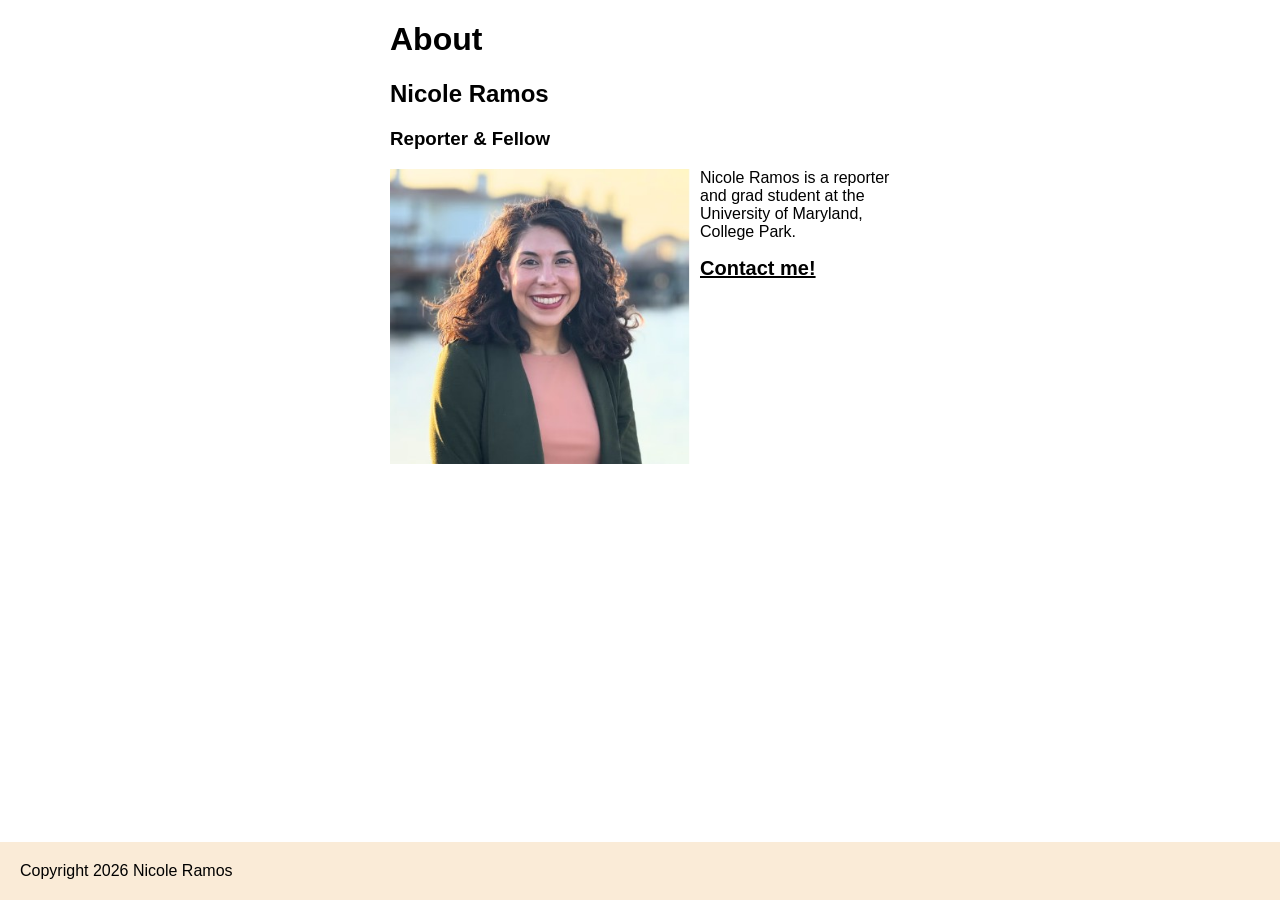
<file: midterm-prep/index.html>
<!doctype html>

<html lang="en">
    <head>
        <meta charset="utf-8" />
        <meta name="viewport" content="width=device-width, initial-scale=1, shrink-to-fit=no" />

        <title>Nicole Ramos Midterm Prep</title>

        <link href="style.css" rel="stylesheet" />
    </head>

    <body>
        <div id="info">
            <h1>About</h1>
            <h2>Nicole Ramos</h2>
            <h3>Reporter & Fellow</h3>
            <img src="Screenshot%202026-02-09%20125135.jpg" alt="headshot of me" id="headshot" />
            <p>Nicole Ramos is a reporter and grad student at the University of Maryland, College Park.</p>
            <div id="contact"><a href="mailto:nhr11a@umd.edu">Contact me!</a></div>
        </div>
        <div id="footer">Copyright 2026 Nicole Ramos</div>
    </body>
</html>
</file>
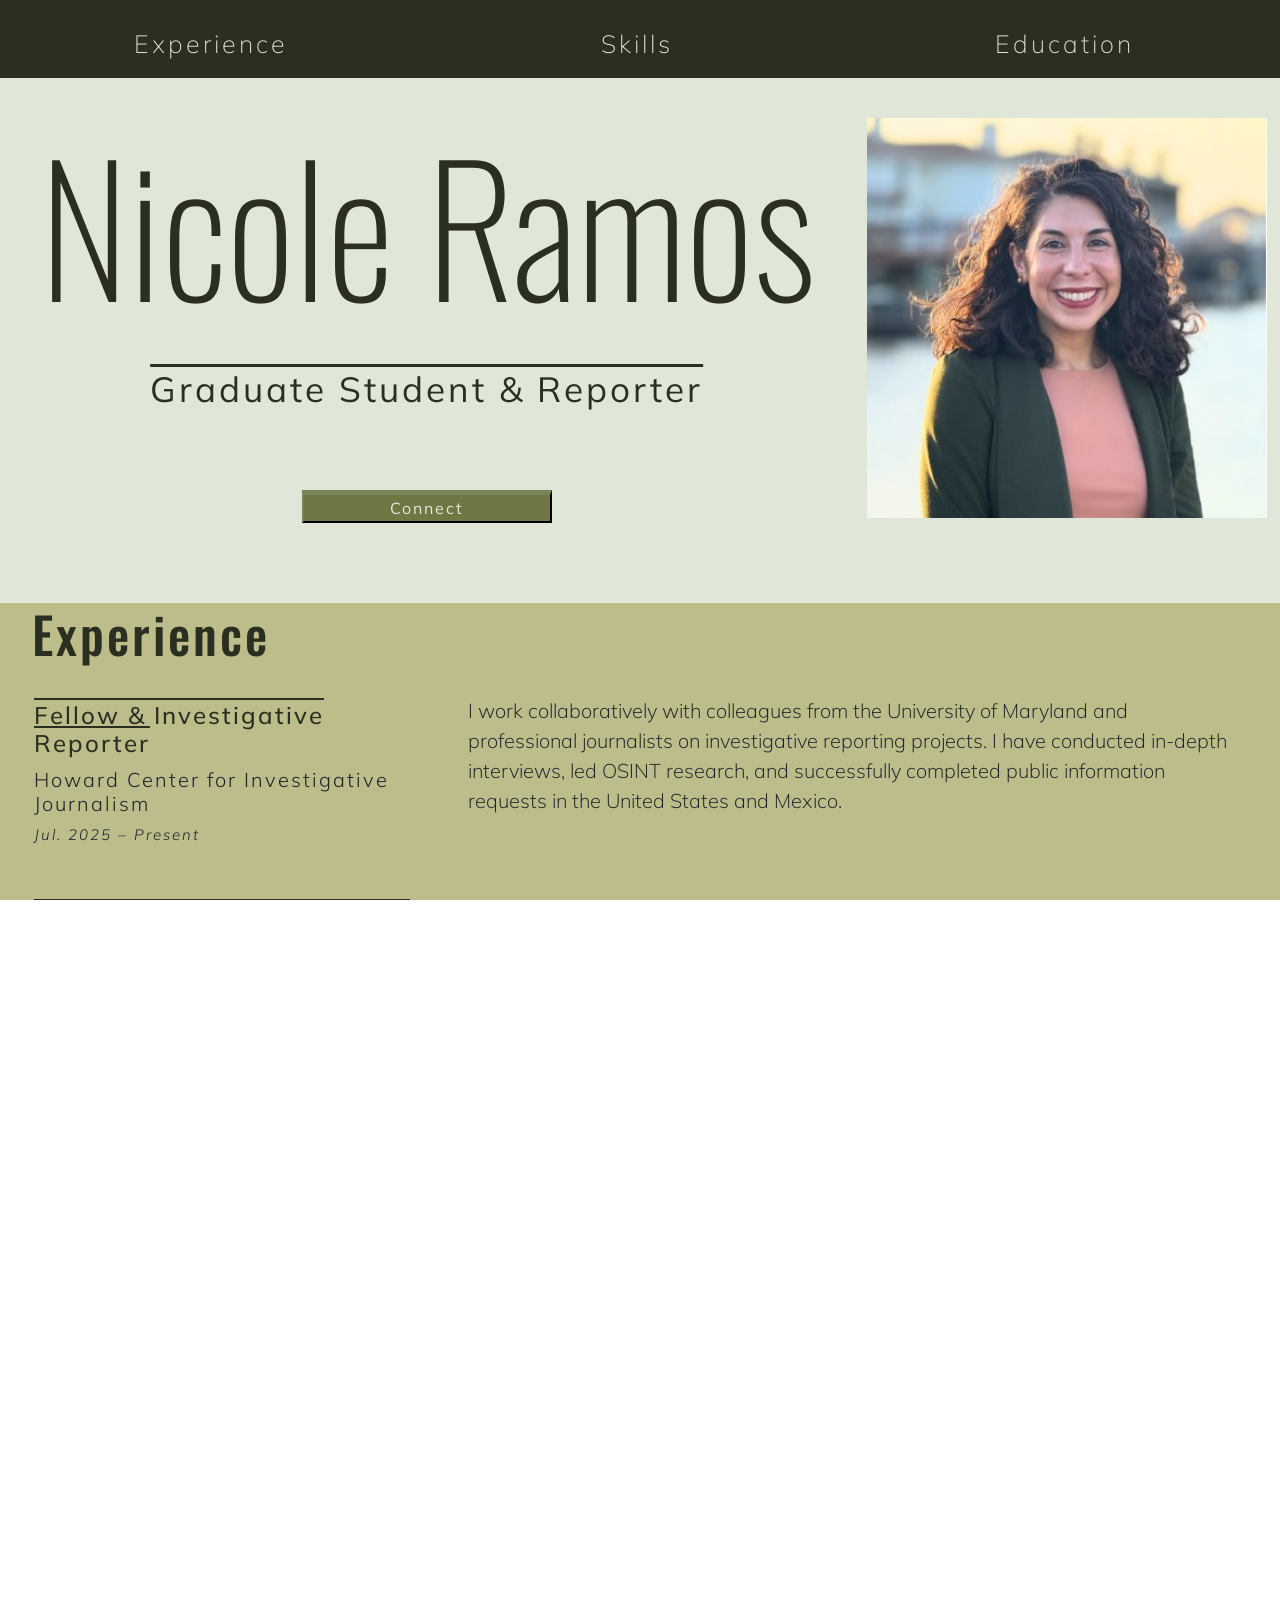
<file: online-portfolio/index.html>
<!doctype html>
<html lang="en">
    <head>
        <meta charset="UTF-8" />
        <meta name="viewport" content="width=device-width, initial-scale=1" />

        <title>Nicole Ramos Portfolio</title>

        <!--bootstrapandstylesheetlink-->
        <link
            href="https://cdn.jsdelivr.net/npm/bootstrap@5.3.8/dist/css/bootstrap.min.css"
            rel="stylesheet"
            integrity="sha384-sRIl4kxILFvY47J16cr9ZwB07vP4J8+LH7qKQnuqkuIAvNWLzeN8tE5YBujZqJLB"
            crossorigin="anonymous" />

        <link href="style.css" rel="stylesheet" />

        <!--fonts-->
        <link rel="preconnect" href="https://fonts.googleapis.com" />
        <link rel="preconnect" href="https://fonts.gstatic.com" crossorigin />
        <link
            href="https://fonts.googleapis.com/css2?family=Mulish:ital,wght@0,200..1000;1,200..1000&family=Oswald:wght@200..700&display=swap"
            rel="stylesheet" />
    </head>

    <body>
        <!--navigationbar-->
        <div class="container-fluid" id="navigation">
            <div class="row">
                <div class="col-sm-4">
                    <p class="nav"><a href="#experience">Experience</a></p>
                </div>
                <div class="col-sm-4">
                    <p class="nav"><a href="#skills">Skills</a></p>
                </div>
                <div class="col-sm-4">
                    <p class="nav"><a href="#education">Education</a></p>
                </div>
            </div>
        </div>

        <!--endnavigation-->
        <!--begintopper-->
        <div class="container-fluid" id="topperpage">
            <div class="row">
                <div class="col-sm-8">
                    <h1 class="name">Nicole Ramos</h1>
                    <h2 class="title">Graduate Student & Reporter</h2>
                    <button class="button" onclick="window.open('mailto:nhr11a@umd.edu')">Connect</button>
                </div>
                <div class="col-sm-4">
                    <img src="Screenshot%202026-02-09%20125135.jpg" id="headshot" />
                </div>
            </div>
        </div>

        <!--endtopper-->
        <!--beginexperience-->
        <div class="container-fluid" id="experiencepage">
            <div class="row">
                <div class="col"><h3 id="experience">Experience</h3></div>
                <!--job1-->
                <div class="row job">
                    <div class="col-sm-4">
                        <h4 class="job-title">Fellow & Investigative Reporter</h4>
                        <h5>Howard Center for Investigative Journalism</h5>
                        <h5 class="dates">Jul. 2025 – Present</h5>
                    </div>
                    <div class="col-sm-8 fullwidth">
                        <p>
                            I work collaboratively with colleagues from the University of Maryland and professional
                            journalists on investigative reporting projects. I have conducted in-depth interviews, led
                            OSINT research, and successfully completed public information requests in the United States
                            and Mexico.
                        </p>
                    </div>
                </div>
                <!--job2-->
                <div class="row job">
                    <div class="col-sm-4">
                        <h4 class="job-title">Capital Mitigation Specialist</h4>
                        <h5>Texas Defender Service</h5>
                        <h5 class="dates">Oct. 2021 – July 2025</h5>
                    </div>
                    <div class="col-sm-8 fullwidth">
                        <p>
                            I organized 10 investigations for defense teams, including record collection, open-source
                            research, source interviews, and strategic narrative building. I prepared 20 legal reports
                            based on investigations and oversaw the punishment phase defense for a capital trial.
                        </p>
                    </div>
                </div>
                <!--job3-->
                <div class="row job">
                    <div class="col-sm-4">
                        <h4 class="job-title">ORR Case Manager</h4>
                        <h5>Bokenkamp Children's Shelter</h5>
                        <h5 class="dates">July 2018 – Jan. 2019</h5>
                    </div>
                    <div class="col-sm-8 fullwidth">
                        <p>
                            Working under the Office of Refugee Resettlement, I led short-term investigations in English
                            and Spanish. I successfully reunited 30 unaccompanied refugee children with sponsors in the
                            United States via trauma-informed interviewing and well-organized case management.
                        </p>
                    </div>
                </div>
                <!--job4-->
                <div class="row job">
                    <div class="col-sm-4">
                        <h4 class="job-title">Peace Corps Volunteer</h4>
                        <h5>Peace Corps</h5>
                        <h5 class="dates">Feb. 2016 – April 2018</h5>
                    </div>
                    <div class="col-sm-8">
                        <p>
                            As a Teaching English, Leadership, and Life Skills Volunteer, I facilitated 15 community
                            development projects, reaching 2000 people while living in an Indigenous community in Bocas
                            Del Toro, Panama. I liaised with diverse government ministries, colleagues, and Indigenous
                            community leaders.
                        </p>
                    </div>
                </div>
                <!--job5-->
                <div class="row job">
                    <div class="col-sm-4">
                        <h4 class="job-title">Give a Goat Program Intern</h4>
                        <h5>Arapal Nature Farm</h5>
                        <h5 class="dates">June 2015 – Aug. 2015</h5>
                    </div>
                    <div class="col-sm-8">
                        <p>
                            I assisted with the monitoring and evaluation of the organization’s economic development
                            program and was hands-on with the daily maintenance of their organic farm. In addition, I
                            assisted in rural and urban community outreach around the island of Cebu, Philippines.
                        </p>
                    </div>
                </div>
            </div>
        </div>

        <!--endexperience-->
        <!--beginskills-->
        <div class="container-fluid" id="skillspage">
            <div class="row">
                <div class="col"><h3 id="skills">Skills</h3></div>
                <!--col1-->
                <div class="row">
                    <div class="col-sm-4">
                        <ul>
                            <li>Spanish (read, speak, write)</li>
                            <li>R</li>
                            <li>Basic HTML & CSS</li>
                            <li>Data visualization</li>
                            <li>Google suite</li>
                        </ul>
                    </div>
                    <!--col2-->
                    <div class="col-sm-4">
                        <ul>
                            <li>Photography</li>
                            <li>Open-source research</li>
                            <li>Legal research</li>
                            <li>Trauma-informed interviewing</li>
                            <li>Community engagement</li>
                        </ul>
                    </div>
                    <!--col3-->
                    <div class="col-sm-4">
                        <ul>
                            <li>International field experience</li>
                            <li>Fact-checking</li>
                            <li>Collaboration</li>
                            <li>Project management</li>
                            <li>Record collection & management</li>
                        </ul>
                    </div>
                </div>
            </div>
        </div>

        <!--endskills-->
        <!--begineducation-->
        <div class="container-fluid" id="educationpage">
            <div class="row">
                <div class="col"><h3 id="education">Education</h3></div>
                <!--col1-->
                <div class="row" id="education-stats">
                    <div class="col-sm-4">
                        <h5>Master of Journalism</h5>
                        <h6 class="university">University of Maryland, College Park</h6>
                        <h5 class="dates">Expected graduation May 2027</h5>
                    </div>
                    <!--col2-->
                    <div class="col-sm-4">
                        <h5>Master of Science, International Relations</h5>
                        <h6 class="university">Northeastern University</h6>
                        <h5 class="dates">2020</h5>
                    </div>
                    <!--col3-->
                    <div class="col-sm-4">
                        <h5>Bachelor of Arts, Ministry and Vocation</h5>
                        <h6 class="university">Abilene Christian University</h6>
                        <h5 class="dates">2015</h5>
                    </div>
                </div>
            </div>
        </div>

        <!--begincopyright-->
        <div class="container-fluid" id="copyrightpage">
            <div class="row">
                <div class="col"><p id="copyright">Copyright 2026 | Nicole Ramos</p></div>
            </div>
        </div>
    </body>
</html>
</file>
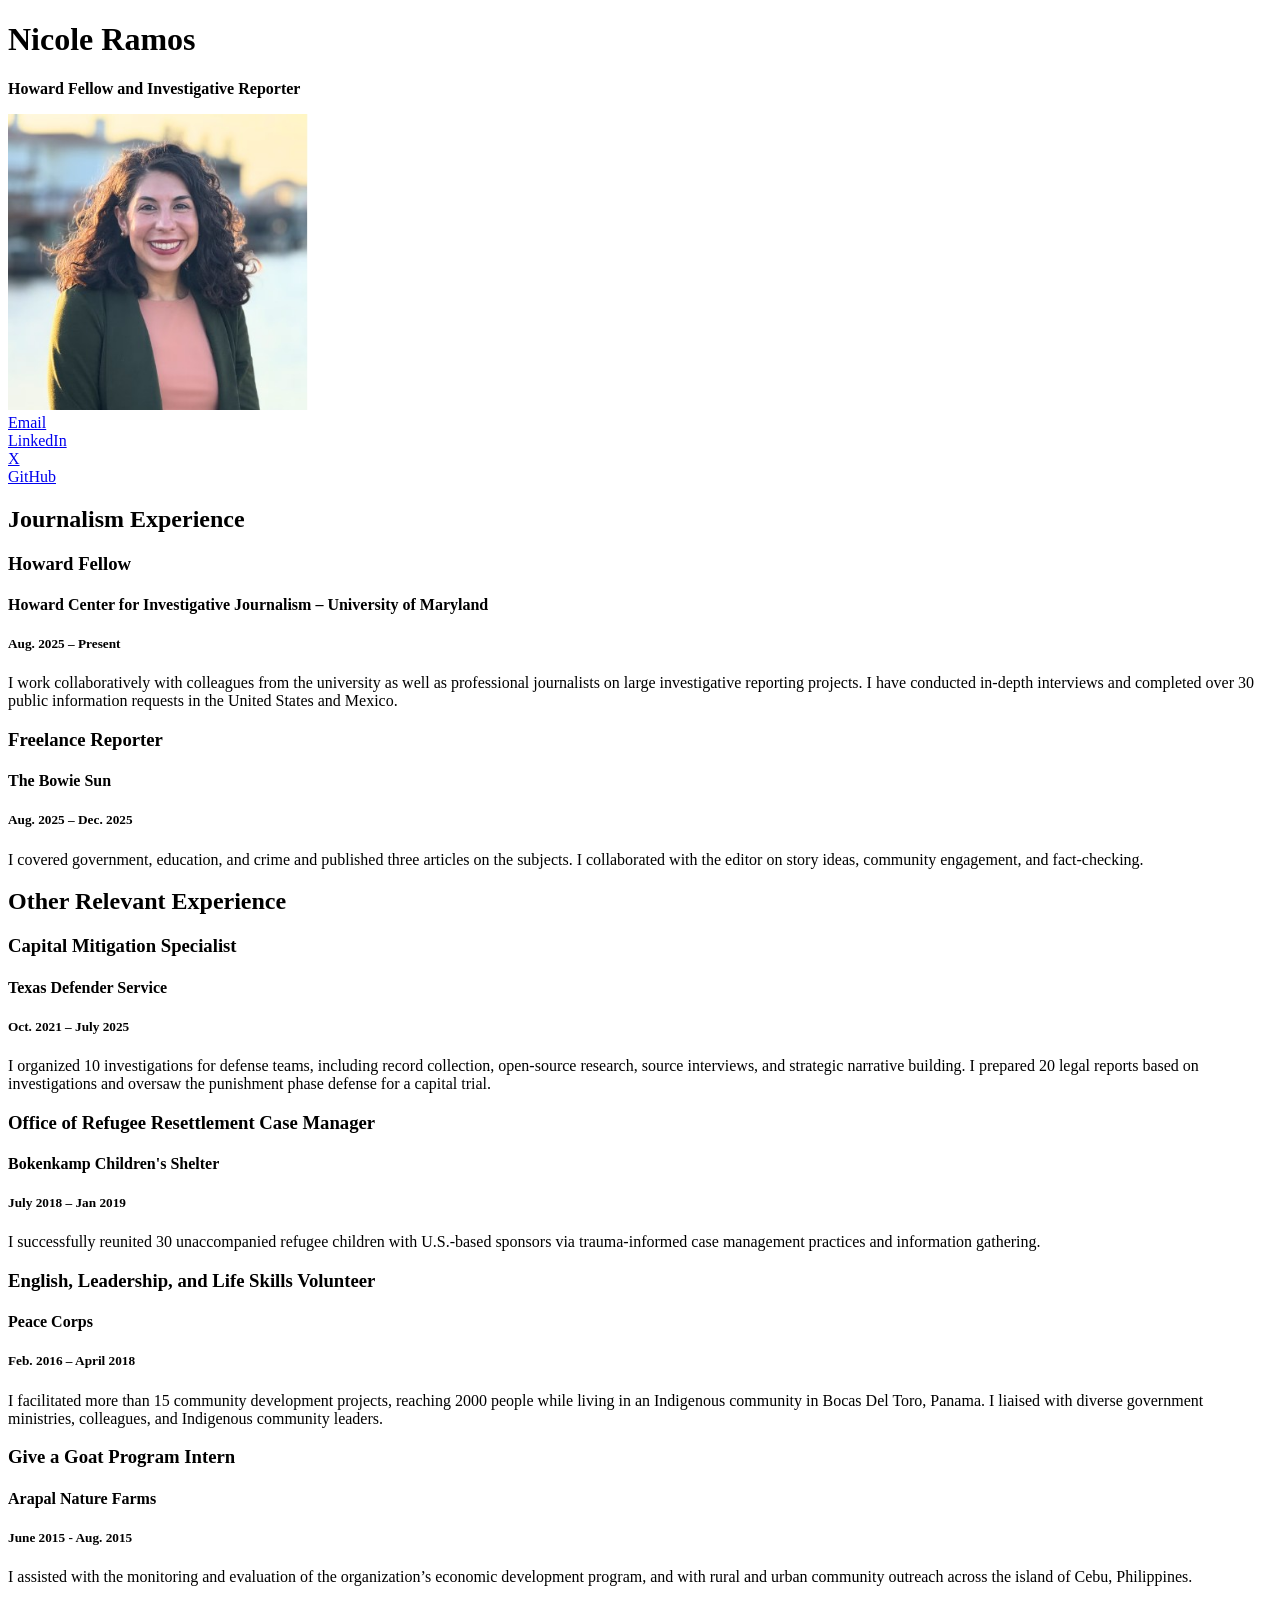
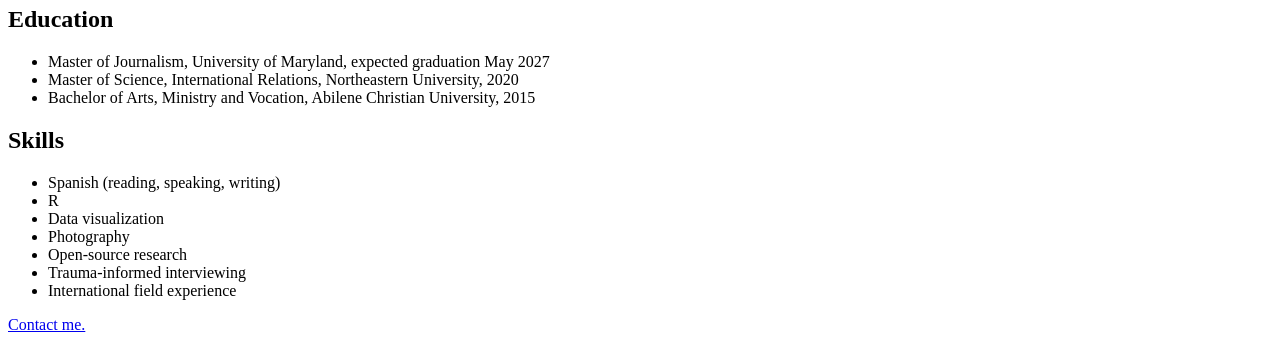
<file: resume.html>
<!doctype html>
<html>
    <head>
        <title>Nicole Ramos Resume</title>
    </head>

    <body>
        <!--I built this myself!-->
        <h1>Nicole Ramos</h1>
        <p><strong>Howard Fellow and Investigative Reporter</strong></p>
        <img src="Screenshot%202026-02-09%20125135.jpg" alt="A photo of Nicole Ramos." width="300" />

        <div id="contact">
            <a href="mailto:nhr11a@umd.edu">Email</a>
            <br />
            <a href="https://www.linkedin.com/in/nicoleramos2015/" target="_blank">LinkedIn</a>
            <br />
            <a href="https://x.com/Nic_rm2025" target="_blank">X</a>
            <br />
            <a href="https://github.com/nhr11a-glitch/nicole-ramos-jour652" target="_blank">GitHub</a>
        </div>

        <h2>Journalism Experience</h2>

        <h3>Howard Fellow</h3>
        <h4>Howard Center for Investigative Journalism – University of Maryland</h4>
        <h5>Aug. 2025 – Present</h5>
        <p>
            I work collaboratively with colleagues from the university as well as professional journalists on large
            investigative reporting projects. I have conducted in-depth interviews and completed over 30 public
            information requests in the United States and Mexico.
        </p>

        <h3>Freelance Reporter</h3>
        <h4>The Bowie Sun</h4>
        <h5>Aug. 2025 – Dec. 2025</h5>
        <p>
            I covered government, education, and crime and published three articles on the subjects. I collaborated with
            the editor on story ideas, community engagement, and fact-checking.
        </p>

        <h2>Other Relevant Experience</h2>

        <h3>Capital Mitigation Specialist</h3>
        <h4>Texas Defender Service</h4>
        <h5>Oct. 2021 – July 2025</h5>
        <p>
            I organized 10 investigations for defense teams, including record collection, open-source research, source
            interviews, and strategic narrative building. I prepared 20 legal reports based on investigations and
            oversaw the punishment phase defense for a capital trial.
        </p>

        <h3>Office of Refugee Resettlement Case Manager</h3>
        <h4>Bokenkamp Children's Shelter</h4>
        <h5>July 2018 – Jan 2019</h5>
        <p>
            I successfully reunited 30 unaccompanied refugee children with U.S.-based sponsors via trauma-informed case
            management practices and information gathering.
        </p>

        <h3>English, Leadership, and Life Skills Volunteer</h3>
        <h4>Peace Corps</h4>
        <h5>Feb. 2016 – April 2018</h5>
        <p>
            I facilitated more than 15 community development projects, reaching 2000 people while living in an
            Indigenous community in Bocas Del Toro, Panama. I liaised with diverse government ministries, colleagues,
            and Indigenous community leaders.
        </p>

        <h3>Give a Goat Program Intern</h3>
        <h4>Arapal Nature Farms</h4>
        <h5>June 2015 - Aug. 2015</h5>
        <p>
            I assisted with the monitoring and evaluation of the organization’s economic development program, and with
            rural and urban community outreach across the island of Cebu, Philippines.
        </p>

        <h2>Education</h2>
        <ul>
            <li>Master of Journalism, University of Maryland, expected graduation May 2027</li>
            <li>Master of Science, International Relations, Northeastern University, 2020</li>
            <li>Bachelor of Arts, Ministry and Vocation, Abilene Christian University, 2015</li>
        </ul>

        <h2>Skills</h2>
        <ul>
            <li>Spanish (reading, speaking, writing)</li>
            <li>R</li>
            <li>Data visualization</li>
            <li>Photography</li>
            <li>Open-source research</li>
            <li>Trauma-informed interviewing</li>
            <li>International field experience</li>
        </ul>

        <p><a href="#contact">Contact me.</a></p>
    </body>
</html>
</file>
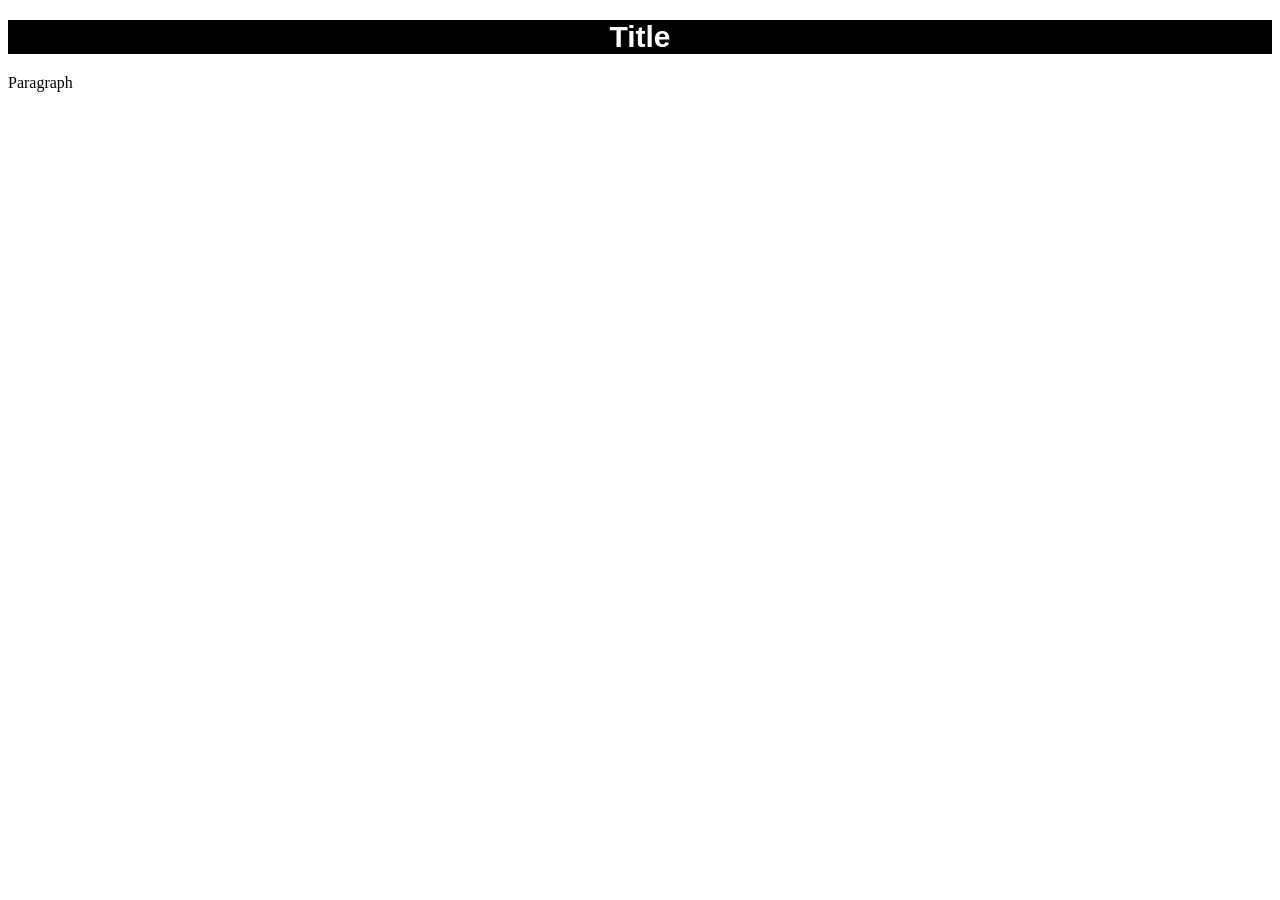
<file: styled-text.html>
<!doctype html>
<html lang="en">
    <head>
        <title>Styled Text</title>
    </head>

    <body>
        <h1 style="background-color: black; color: white; font-family: arial; font-size: 30px; text-align: center">
            Title
        </h1>
        <p>Paragraph</p>
    </body>
</html>
</file>
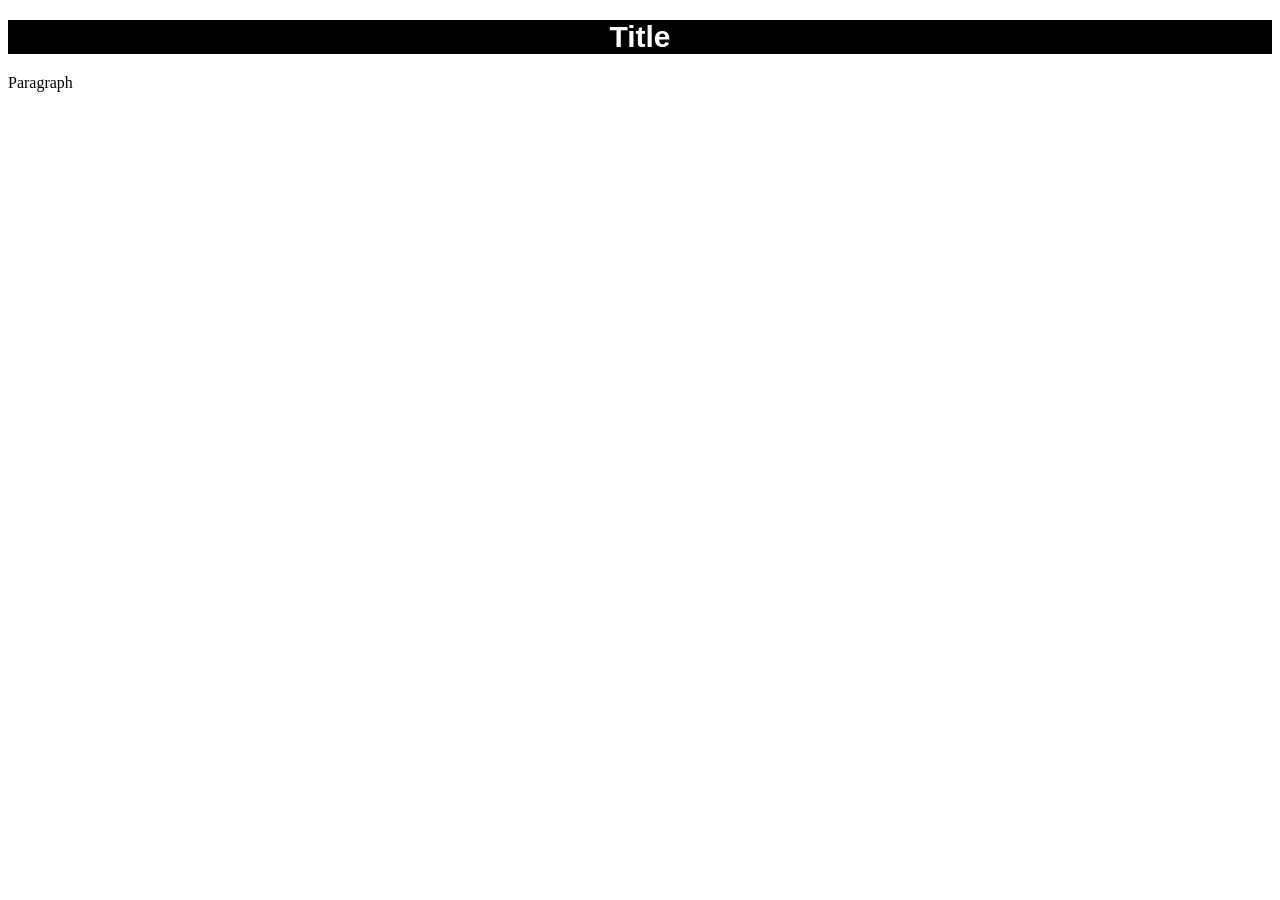
<file: styling-assignment/styled-text.html>
<!doctype html>
<html lang="en">
    <head>
        <title>Styled Text</title>
        <link href="style.css" rel="stylesheet"/>
    </head>

    <body>
        <h1>Title</h1>
        <p>Paragraph</p>
    </body>
</html>
</file>
<file: button-assignment/style.css>
.red-button {
    background-color: red;
    color: white;
    font-size: 30px;
    border: none;
    width: 200 px;
}
</file>
<file: contact-button-assignment/style.css>
/*
MY COLOR PALETTE
Color 1 - #E6E8E6
Color 2 - #CED0CE
Color 3 - #9FB8AD
Color 4 - #475841
Color 5 - #000000
*/

body {
    background: #e6e8e6;
    text-align: center;
}

.contact-button {
    padding: 10px;
    margin: 50px;
    border: none;
    border-radius: 8px;
    width: 200px;
    background-color: #475841;
    color: #ffffff;
    font-family: "Oswald", sans-serif;
    font-size: medium;
    font-weight: 400;
    font-style: normal;
}

.contact-button:hover {
    background-color: #9fb8ad;
}

h1 {
    margin: 20px;
    font-family: "Oswald", sans-serif;
    font-optical-sizing: auto;
    font-weight: 500;
    font-style: normal;
}

h2 {
    font-family: "Oswald", sans-serif;
    font-optical-sizing: auto;
    font-weight: 400;
    font-style: italic;
}
</file>
<file: data-viz-project/style.css>
html,
body {
    font-family: "Coda", system-ui;
    color: black;
    background-color: white;
    text-align: center;
}

h1 {
    font: bolder;
    padding: 10px;
}

#byline {
    font-style: italic;
    font-weight: lighter;
    font-size: medium;
    padding: 10px;
}

#date {
    font-size: small;
    font-weight: lighter;
    padding: 10px;
}

p {
    font-weight: normal;
}

#map {
    width: 70%;
    margin: auto;
}

#chart {
    width: 70;
    margin: auto;
    padding: 20px;
}
</file>
<file: final-project/style.css>
/*Colors
Yellow: #e9d117
Light Green: #258f06
Dark Green: #164908
Red: #f50606
Dark Grey Brown: #24221a
Pastel Green: #b9c1ad
Black: #000000
White: #ffffff
 */
@media screen {
    html,
    body {
        width: 100%;
        height: 100%;
        margin: 0px;
        padding: 0px;
        overflow-x: hidden;
        scroll-behavior: smooth;
        background-color: #b9c1ad;
    }

    /*Headline+topper+photoattribution*/
    h1 {
        font-family: "Lato", serif;
        font-weight: 600;
        font-size: 35px;
        color: white;
        text-align: center;
        margin: 30px 50px 100px 50px;
        background-color: rgba(69, 80, 17, 0.9);
    }
    #topper {
        background-image: url(Coin-Laundry-ICIJ-Crypto-Exchanges-Binance.jpg);
        background-size: cover;
        background-position: center;
        height: 100vh;
        position: relative;
    }
    .fullwidth {
        padding: 0px;
    }
    #photoattribution {
        color: white;
        font-size: 10px;
        position: absolute;
        bottom: 0;
        right: 0;
    }

    /*Description+Authors+Date*/
    h2 {
        font-family: "Lato", serif;
        color: white;
        font-size: 20px;
        font-weight: 400;
        text-align: center;
        background-color: rgba(0, 0, 0, 1);
        margin: 0px auto 10px auto;
        padding: 40px 50px 30px 50px;
        letter-spacing: 3px;
    }

    #authors {
        display: block;
        padding: 40px 50px 0px 50px;
        font-size: 10px;
        font-weight: 200;
    }
    #date {
        display: block;
        font-size: 10px;
        font-weight: 300;
        padding: 40px 50px 0px 50px;
    }

    /*Text*/
    #W {
        font-size: 40px;
    }

    p {
        font-family: "Arvo", serif;
        font-size: 20px;
        width: 60%;
        margin: 10px auto 20px auto;
    }
    #update {
        font-weight: bold;
    }

    /*Subtitles*/
    h4 {
        font-family: "Lato", serif;
        font-size: 35px;
        width: 60%;
        font-weight: 600;
        letter-spacing: 3px;
        margin: 0px auto 15px auto;
    }

    /*Images and Video*/
    .articleimages {
        width: 70%;
        margin: auto;
        display: block;
    }
    #video {
        width: 70%;
        margin: auto;
        display: block;
    }

    .captions {
        font-family: "Lato", serif;
        font-size: 12px;
        font-weight: 300;
        width: 70%;
        font-style: italic;
    }

    .artphotoattributions {
        font-family: "Lato", serif;
        font-size: 12px;
        font-weight: 300;
        width: 70%;
        color: darkslategrey;
        font-style: normal;
        padding-left: 3px;
    }
    /*Charts*/
    #barchart {
        width: 60%;
        margin: auto;
        display: block;
    }

    #timeline {
        width: 70%;
        margin: auto;
        display: block;
    }

    #story {
        width: 40%;
        margin: auto;
        display: block;
        justify-items: center;
    }

    /*Pull Quotes*/
    .pullquote {
        width: 60%;
        margin: 50px auto 50px auto;
        padding-bottom: 50px;
    }
    .quote {
        font-family: "Lato", serif;
        font-style: italic;
        font-weight: 800;
        font-size: 40px;
    }

    .quoteattribution {
        display: block;
        font-style: normal;
        font-weight: 500;
        color: darkslategrey;
        font-size: 25px;
        line-height: 1.8;
        float: right;
    }

    /*Contributors+Disclaimer*/
    h6 {
        font-family: "Lato", serif;
        margin: 0px auto 15px auto;
        font-size: 15px;
        font-weight: 300;
        width: 60%;
        font-style: italic;
    }
    #disclaimer {
        font-style: normal;
        font-size: 10px;
    }
}

@media (min-width: 576px) {
    #headimage {
        height: 50%;
    }
    h2 {
        font-size: 30px;
    }
    h1 {
        font-size: 45px;
    }
    #authors {
        font-size: 15px;
    }
    #date {
        font-size: 12px;
    }
}
</file>
<file: midterm-prep/style.css>
@media screen{
#headshot {
    width: 100%;
    float: none;
}

body {
    font-family: arial, sans-serif;
}

#contact a {
    font-weight: bold;
    color: black;
    font-size: 20px;
}

#contact a:hover {
    color: red;
}

#info {
    width: 500px;
    margin: auto;
}

    #footer{
        position:fixed;
        bottom:0px;
        background-color:antiquewhite;
        width:100%;
        left:0px;
        padding:20px
    }
}

@media (min-width:576px){
    #headshot {
    width: 300px;
    float: left;
    margin-right: 10px;
}
}
</file>
<file: online-portfolio/style.css>
/*
MY COLOR PALETTE
Color 1 - #e0e7d9
Color 2 - #373D20
Color 3 - #717744
Color 4 - #BCBD8B
Color 5 - #766153
Color 6 - #2b2f1f
*/

/* MEDIA SCREEN */
@media screen {
    .name {
        font-size: 100px;
    }
    .title {
        text-decoration: underline;
    }
    .job-title {
        text-decoration: underline;
    }

    /* ALL SITE RULES */
    html,
    body {
        width: 100%;
        height: 100%;
        margin: 0px;
        padding: 0px;
        overflow-x: hidden;
        scroll-behavior: smooth;
    }

    h4 {
        font-family: "Mulish", sans-serif;
        letter-spacing: 2px;
        text-decoration-line: overline;
        margin-top: 20px;
    }

    h5 {
        font-family: "Mulish", sans-serif;
        font-weight: 300;
        letter-spacing: 2px;
        margin-top: 10px;
    }

    .dates {
        font-family: "Mulish", sans-serif;
        font-style: italic;
        padding: none;
        font-size: 15px;
        text-align: left;
        margin-top: 10px;
    }

    p {
        font-family: "Mulish", sans-serif;
        font-weight: 250;
        font-size: 20px;
        padding: 15px;
        margin-right: 10px;
    }

    /* NAVIGATION AND TOPPER */
    #navigation {
        background: #2b2f1f;
    }

    .nav {
        font-family: "Mulish", sans-serif;
        justify-content: center;
        font-weight: lighter;
        letter-spacing: 3px;
        font-size: 25px;
        margin: 10px 0px 0px 10px;
    }

    .nav a {
        color: #e0e7d9;
        text-decoration: none;
    }

    .nav a:hover {
        text-decoration: overline;
    }

    #topperpage {
        background: #e0e7d9;
    }

    .name {
        font-family: "Oswald", sans-serif;
        color: #2b2f1f;
        text-align: center;
        font-weight: lighter;
        margin-top: 40px;
    }

    .title {
        font-family: "Mulish", sans-serif;
        color: #2b2f1f;
        text-align: center;
        font-weight: normal;
        font-size: 35px;
        letter-spacing: 3px;
        margin-top: 40px;
    }

    .button {
        border-block-start-width: thick;
        border-color: #2b2f1f;
        width: 250px;
        background-color: #717744;
        color: #e0e7d9;
        font-family: "Mulish", sans-serif;
        font-size: medium;
        letter-spacing: 2px;
        display: block;
        margin: 80px auto;
    }

    #headshot {
        width: 400px;
        height: 400px;
        display: block;
        margin: 40px auto;
    }

    /* EXPERIENCE */
    #experiencepage {
        background-color: #bcbd8b;
    }

    #experience {
        font-family: "Oswald", sans-serif;
        color: #2b2f1f;
        font-size: 50px;
        letter-spacing: 3px;
        margin-left: 20px;
    }

    .job {
        margin: 10px 20px 20px 10px;
    }

    .job-title {
        color: #2b2f1f;
    }

    /* SKILLS */
    #skillspage {
        background-color: #717744;
    }

    #skills {
        font-family: "Oswald", sans-serif;
        color: #2b2f1f;
        letter-spacing: 3px;
        font-size: 50px;
        margin-left: 20px;
    }

    li {
        font-family: "Mulish", sans-serif;
        font-weight: 350px;
        font-size: 20px;
        padding: 20px;
        margin: 20px 40px 20px 40px;
    }

    /* EDUCATION */
    #educationpage {
        background-color: #2b2f1f;
    }

    #education {
        font-family: "Oswald", sans-serif;
        color: #bcbd8b;
        font-size: 50px;
        letter-spacing: 3px;
        margin-left: 20px;
    }

    #education-stats {
        color: #e0e7d9;
        margin: 20px 40px 20px 40px;
        padding: 20px;
    }

    .university {
        font-weight: lighter;
    }

    /* COPYRIGHT */
    #copyrightpage {
        background-color: #2b2f1f;
    }

    #copyright {
        color: #bcbd8b;
        font-size: 10px;
        letter-spacing: 3px;
        text-transform: uppercase;
    }
}
/* MEDIA SCREEN */
@media (min-width: 576px) {
    .name {
        font-size: 175px;
    }
    .title {
        text-decoration: overline;
    }
    .job-title {
        text-decoration: overline;
    }
}
</file>
<file: styling-assignment/style.css>
h1 {
    background-color: black;
    color: white;
    font-family: arial;
    font-size: 30px;
    text-align: center;
}
</file>
